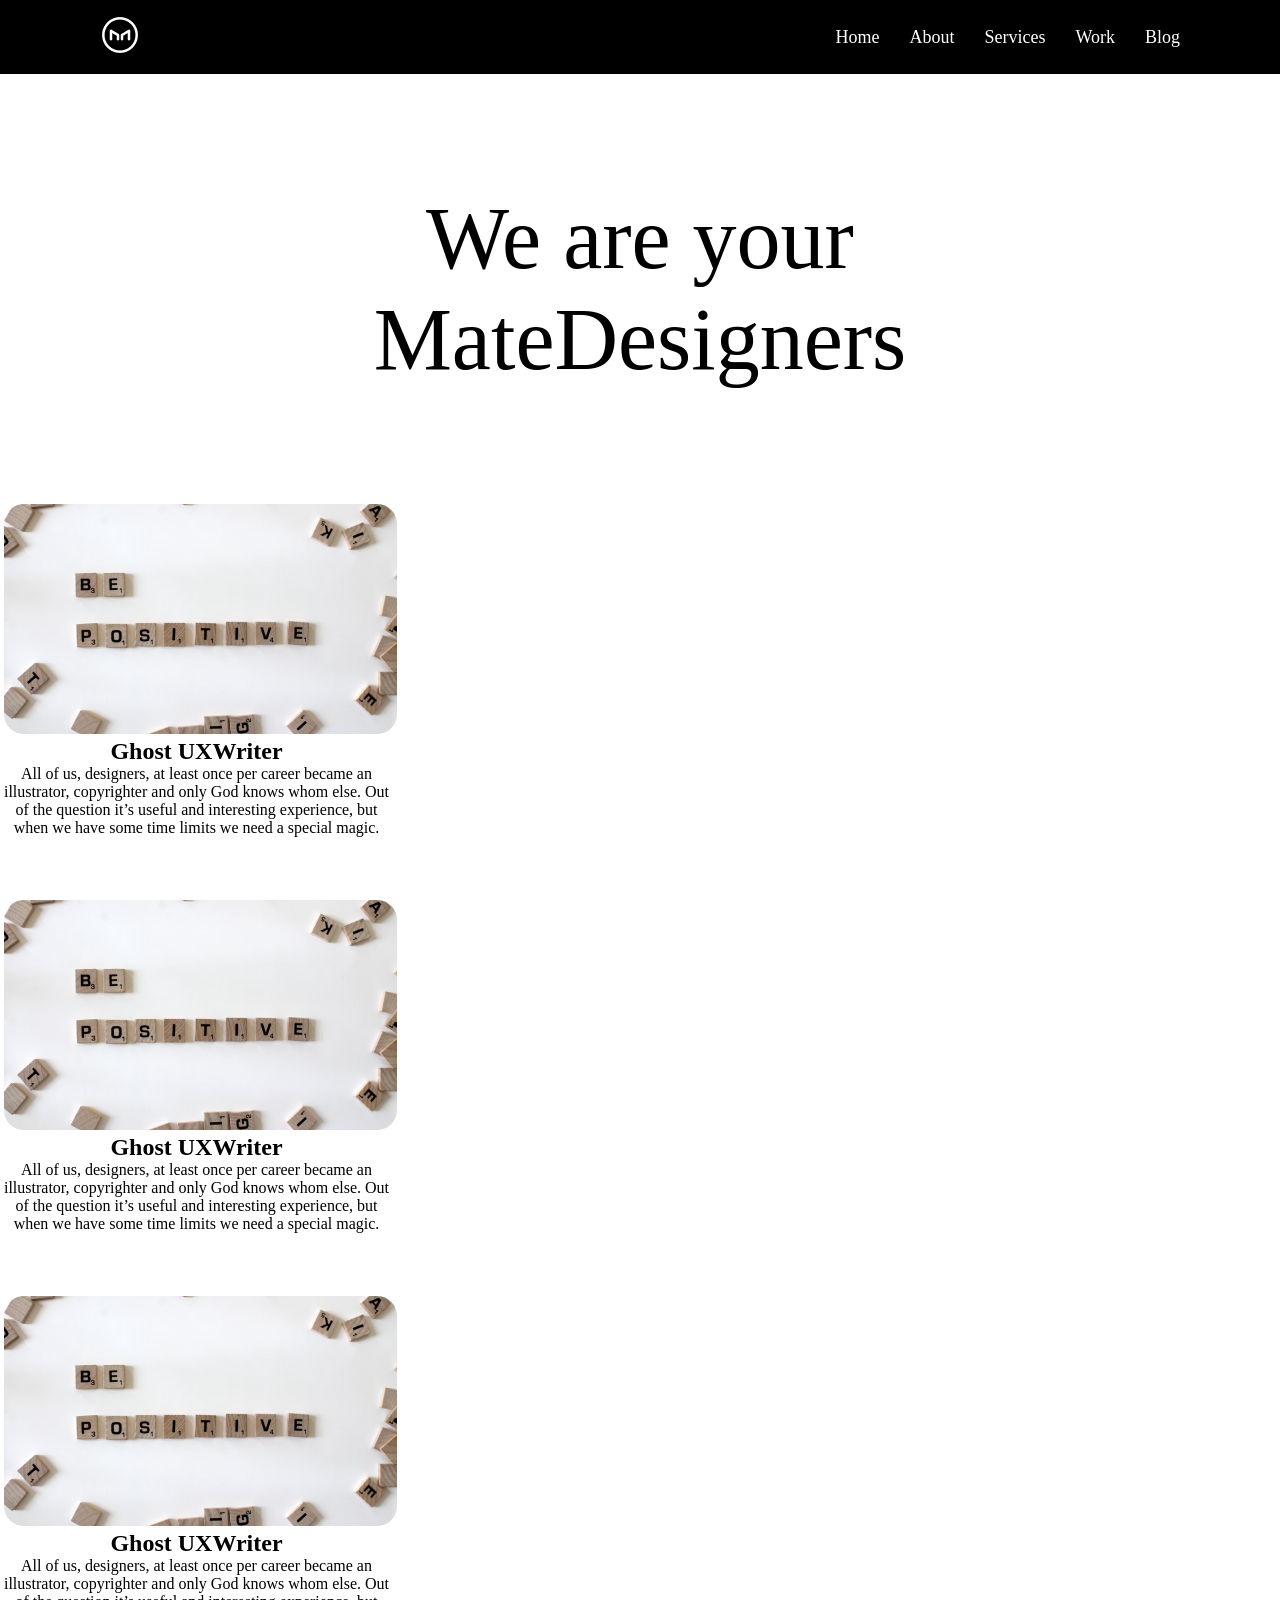
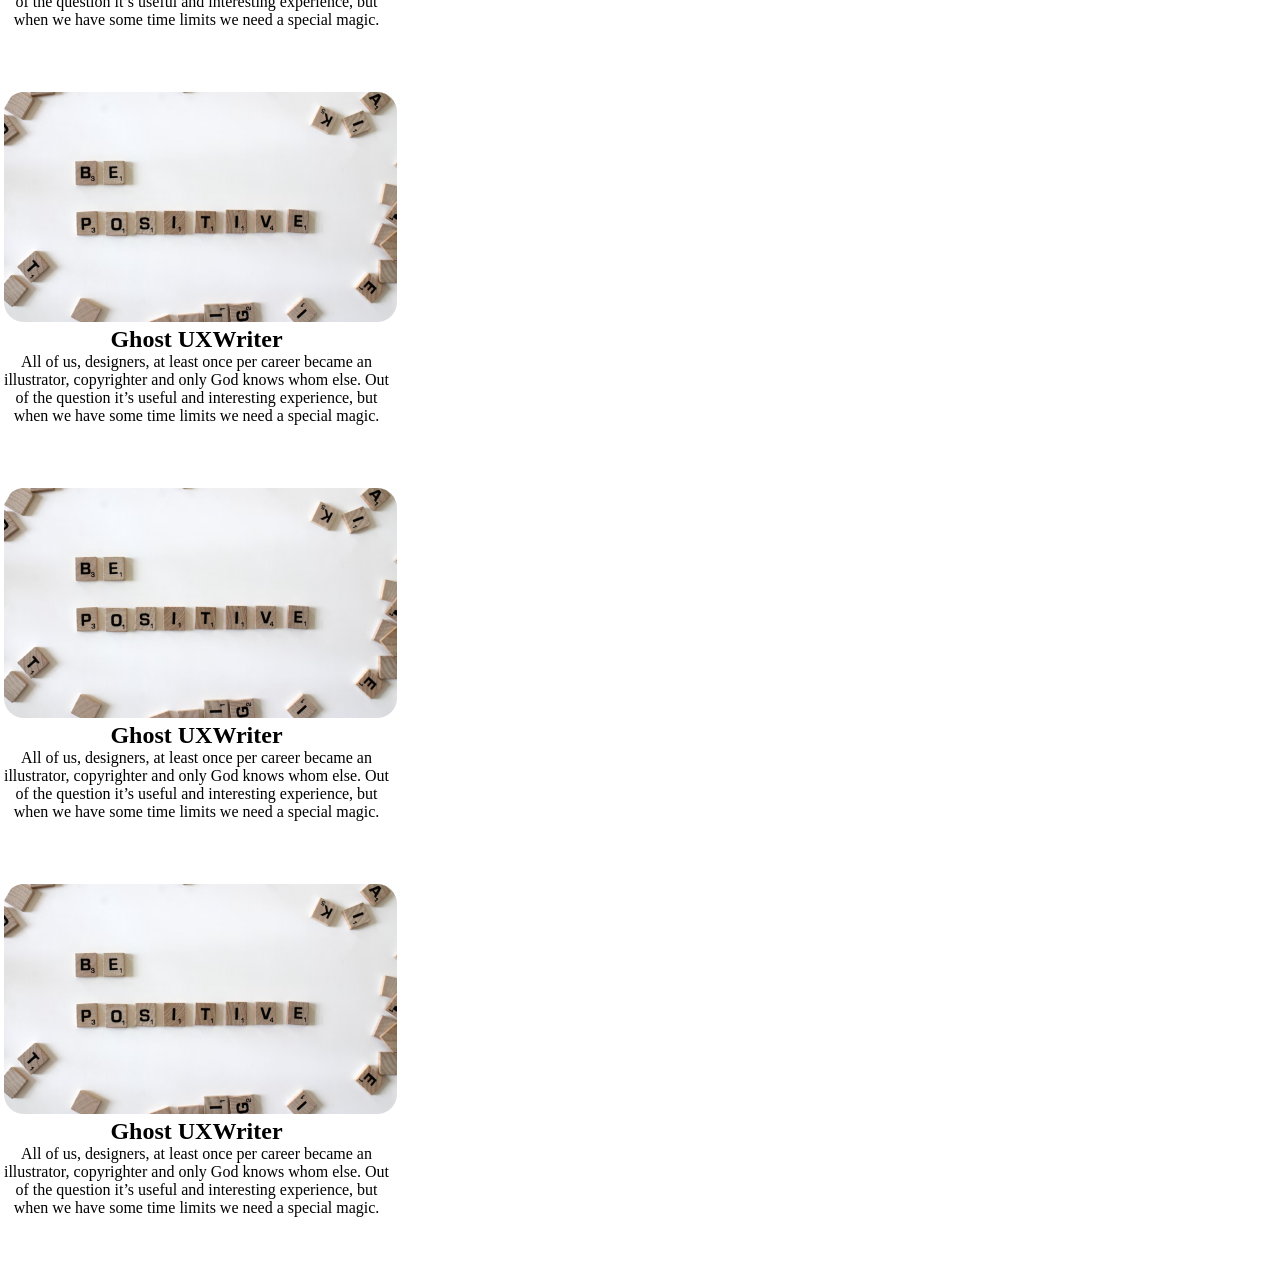
<file: 1-dars uy ishi/index.html>
<!DOCTYPE html>
<html lang="en">
<head>
    <meta charset="UTF-8">
    <meta name="viewport" content="width=device-width, initial-scale=1.0">
    <title>Document</title>
    <link rel="stylesheet" href="./style.css">
</head>
<body>
    <header>
        <div class="logo">
            <img src="./maker-(mkr).png" alt="">
        </div>

        <ul class="nav">
            <li>
                <a href="#">Home</a>
            </li>
            <li>
                <a href="#">About</a>
            </li>
            <li>
                <a href="#">Services</a>
            </li>
            <li>
                <a href="#">Work</a>
            </li>
            <li>
                <a href="#">Blog</a>
            </li>
        </ul>
    </header>

        <h1>We are your <br> MateDesigners</h1>

        <div class="container">
            <div class="boxes">
                <div class="box">
                    <img src="./Rectangle 2.png" alt="">
                </div>
                    <h2>Ghost UXWriter</h2>
                    <p>
                        All of us, designers, at least once per career became an illustrator, copyrighter and only God knows whom else. Out of the question it’s useful and interesting experience, but when we have some time limits we need a special magic.
                    </p>
            </div>
            <div class="boxes">
                <div class="box">
                    <img src="./Rectangle 2.png" alt="">
                </div>
                    <h2>Ghost UXWriter</h2>
                    <p>
                        All of us, designers, at least once per career became an illustrator, copyrighter and only God knows whom else. Out of the question it’s useful and interesting experience, but when we have some time limits we need a special magic.
                    </p>
            </div>
            <div class="boxes">
                <div class="box">
                    <img src="./Rectangle 2.png" alt="">
                </div>
                    <h2>Ghost UXWriter</h2>
                    <p>
                        All of us, designers, at least once per career became an illustrator, copyrighter and only God knows whom else. Out of the question it’s useful and interesting experience, but when we have some time limits we need a special magic.
                    </p>
            </div>
            <div class="boxes">
                <div class="box">
                    <img src="./Rectangle 2.png" alt="">
                </div>
                    <h2>Ghost UXWriter</h2>
                    <p>
                        All of us, designers, at least once per career became an illustrator, copyrighter and only God knows whom else. Out of the question it’s useful and interesting experience, but when we have some time limits we need a special magic.
                    </p>
            </div> 
            <div class="boxes">
                <div class="box">
                    <img src="./Rectangle 2.png" alt="">
                </div>
                    <h2>Ghost UXWriter</h2>
                    <p>
                        All of us, designers, at least once per career became an illustrator, copyrighter and only God knows whom else. Out of the question it’s useful and interesting experience, but when we have some time limits we need a special magic.
                    </p>
            </div>
            <div class="boxes">
                <div class="box">
                    <img src="./Rectangle 2.png" alt="">
                </div>
                    <h2>Ghost UXWriter</h2>
                    <p>
                        All of us, designers, at least once per career became an illustrator, copyrighter and only God knows whom else. Out of the question it’s useful and interesting experience, but when we have some time limits we need a special magic.
                    </p>
            </div>
        </div>
       
    

    
    
    
</body>
</html>
</file>
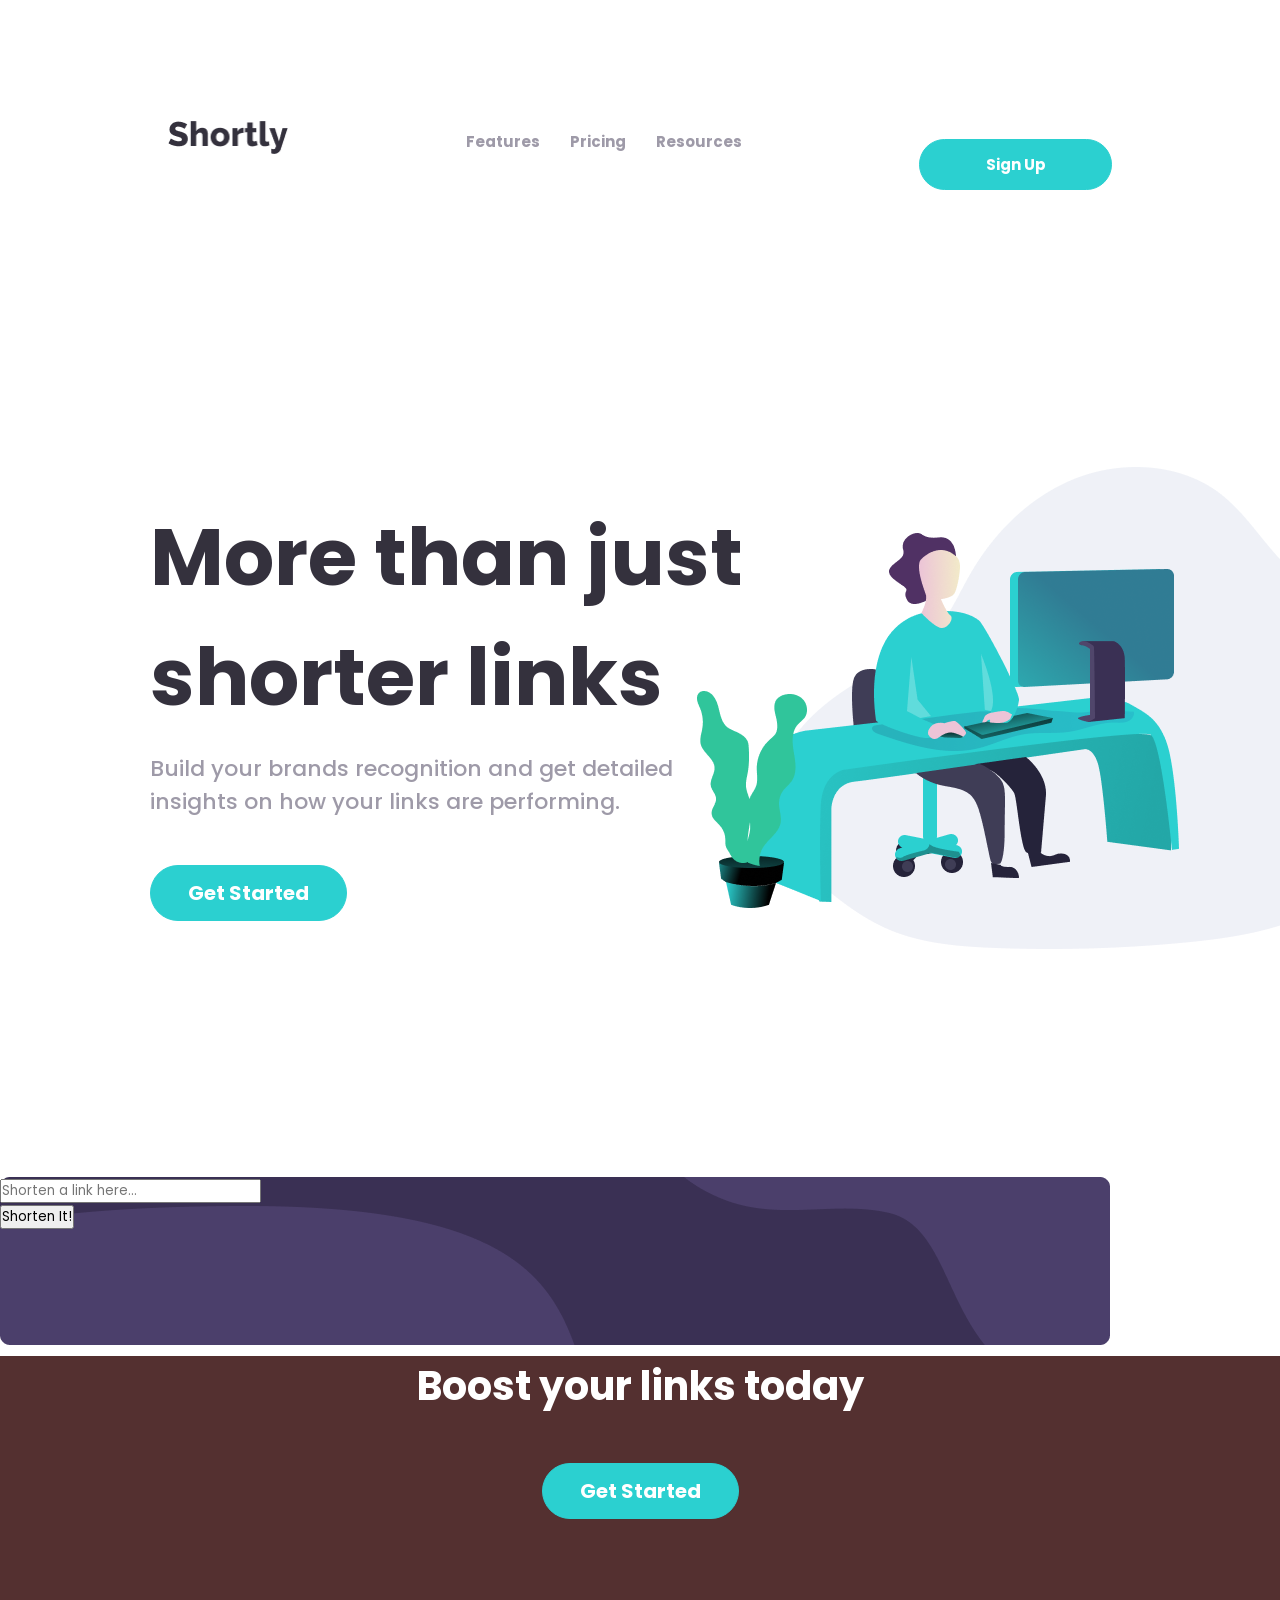
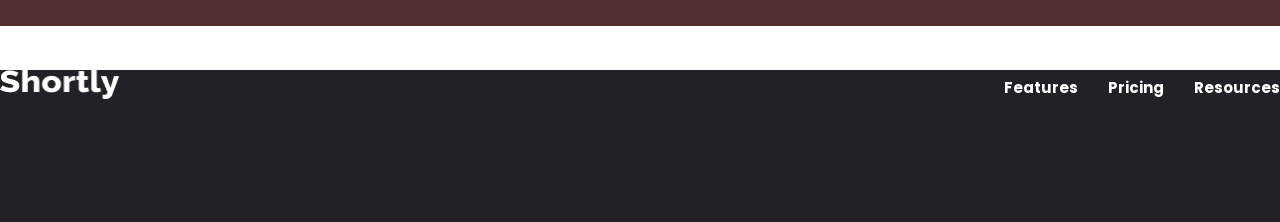
<file: 11-dars/index.html>
<!DOCTYPE html>
<html lang="en">
<head>
    <meta charset="UTF-8">
    <meta name="viewport" content="width=device-width, initial-scale=1.0">
    <title>Document</title>
    <link rel="stylesheet" href="./style.css">
</head>
<body>
    <header>
        <div class="container flex">
            <div class="logo">
                <img src="./logo (1).png" alt="logo" />
              </div>
              <nav>
                <ul class="nav">
                  <li>
                    <a href="#">Features</a>
                  </li>
                  <li>
                    <a href="№">Pricing</a>
                  </li>
                  <li>
                    <a href="#">Resources</a>
                  </li>
                </ul>
              </nav>
              <button>Sign Up</button>
        </div>
    </header>
    <section>
        <div class="main flex">
            <div class="virtual">
              <h2>
                More than just <br> shorter links
              </h2>
              <p>
                Build your brands recognition and get detailed insights on how your links are performing.
              </p>
              <button>Get Started</button>
            </div>
            <div class="virtual_img">
              <img src="./hero-bg.png" alt="" />
            </div>
          </div>
    </section>
    <section>
      <div class="title">
        <form action="#">
            <input type="text" placeholder="Shorten a link here...">
          </form>
          <button>Shorten It!</button>
      </div>
    </section>
    <section>
      <div class="section">
        <h2>Boost your links today</h2>
        <center>
          <button>Get Started</button>
        </center>
      </div>
    </section>
    <footer>
      <div class="container flex">
          <div class="logo">
              <img src="./Shortly.png" alt="logo" />
            </div>
            <nav>
              <ul class="nav">
                <li>
                  <a href="#">Features</a>
                </li>
                <li>
                  <a href="№">Pricing</a>
                </li>
                <li>
                  <a href="#">Resources</a>
                </li>
              </ul>
            </nav>
      </div>
    </footer>
</body>
</html>
</file>
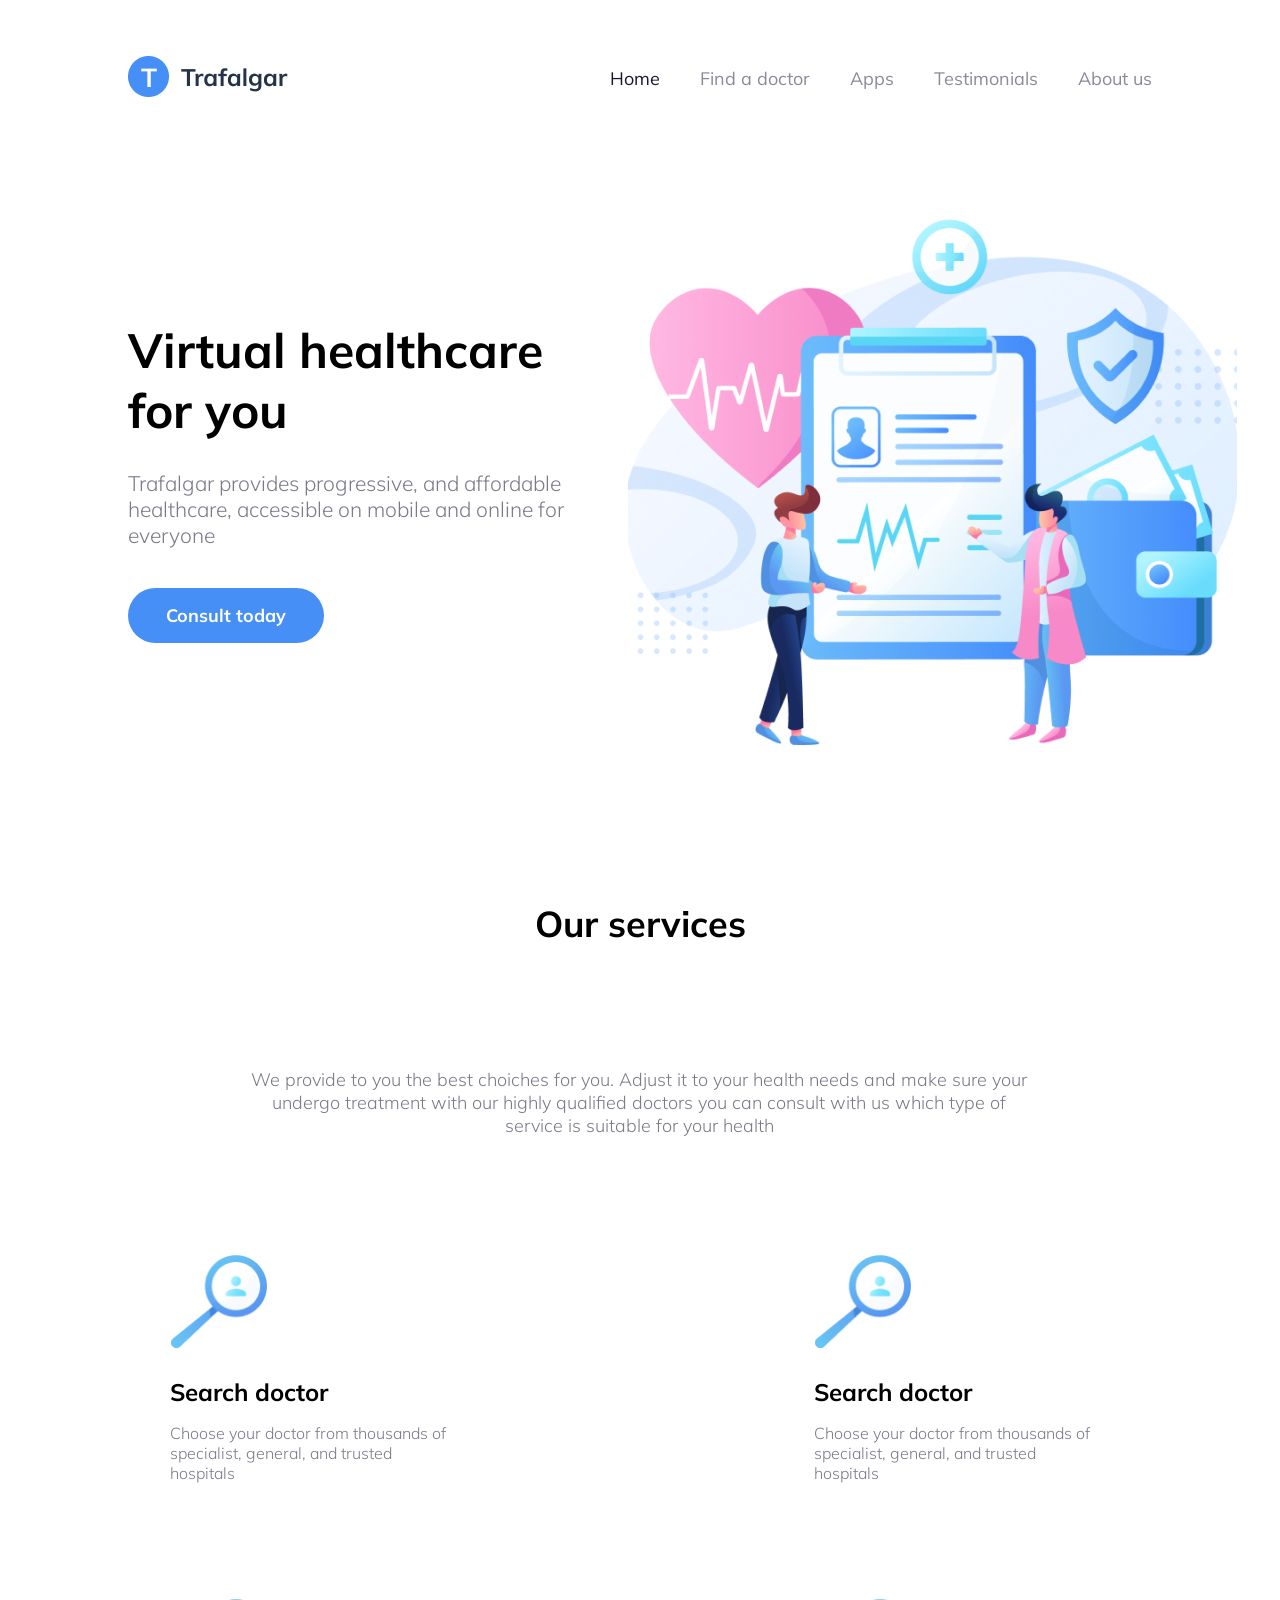
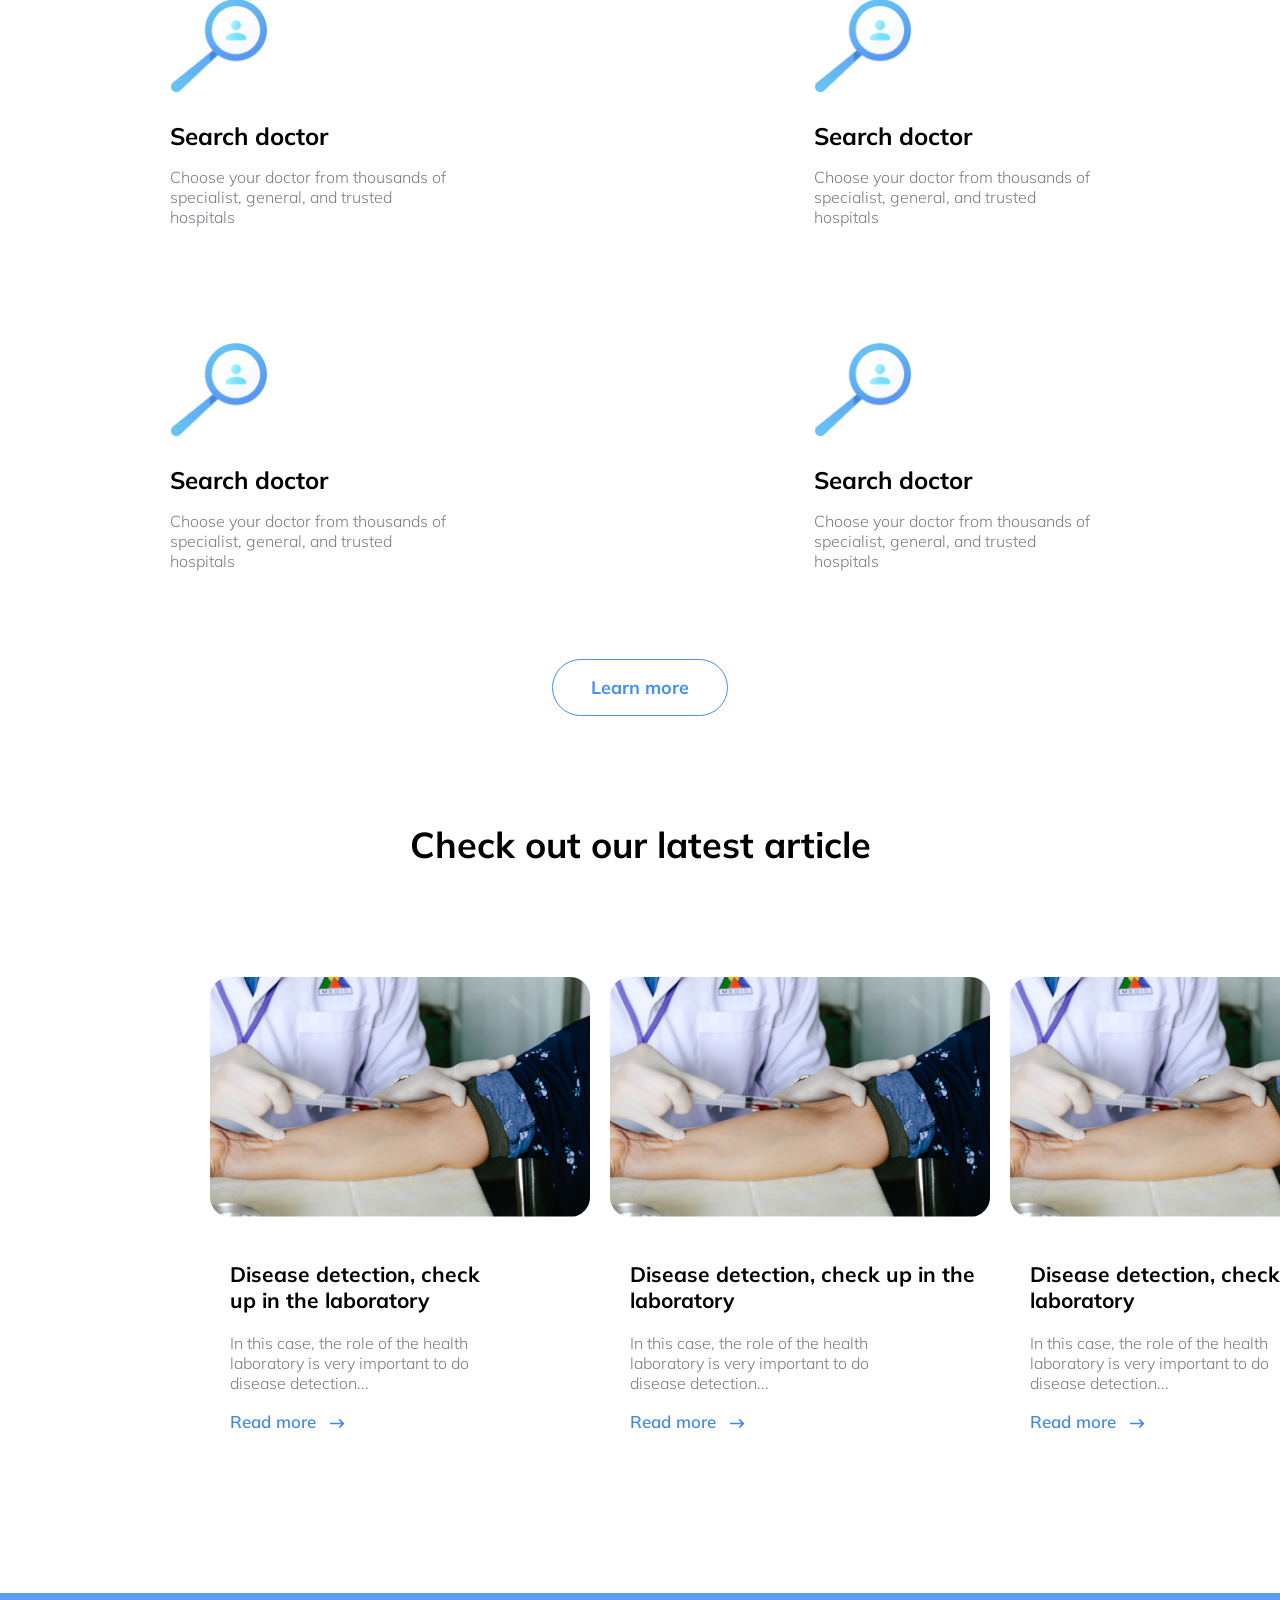
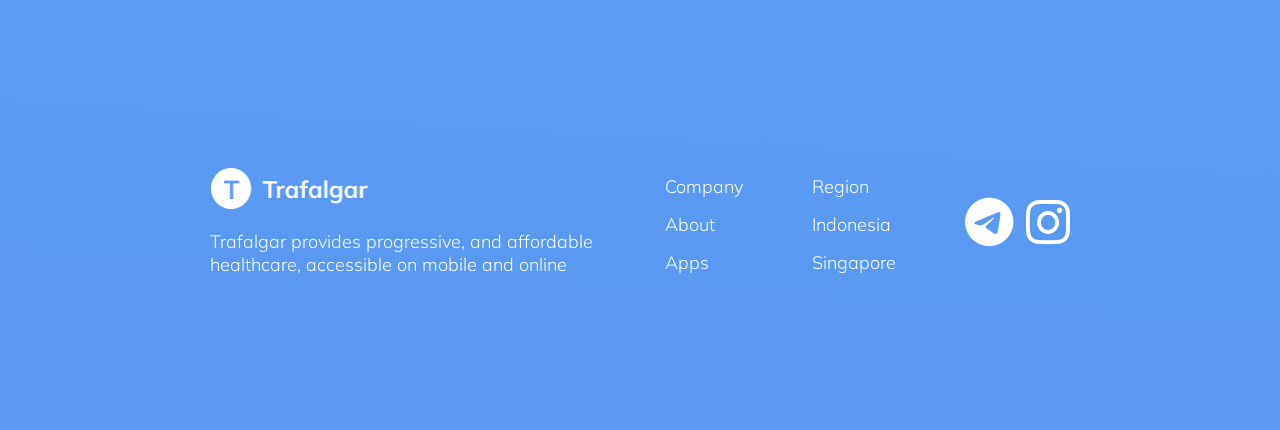
<file: 2-dars-3dars uy ishi/index.html>
<!DOCTYPE html>
<html lang="en">
<head>
    <meta charset="UTF-8">
    <meta name="viewport" content="width=device-width, initial-scale=1.0">
    <title>Document</title>
    <link rel="stylesheet" href="https://cdnjs.cloudflare.com/ajax/libs/font-awesome/6.5.1/css/all.min.css" integrity="sha512-DTOQO9RWCH3ppGqcWaEA1BIZOC6xxalwEsw9c2QQeAIftl+Vegovlnee1c9QX4TctnWMn13TZye+giMm8e2LwA==" crossorigin="anonymous" referrerpolicy="no-referrer"/>
    <link rel="stylesheet" href="./style.css">
</head>
<body>
    <header>
            <div class="container flex">
                <div class="logo">
                    <img src="./logo.png" alt="logo">
                </div>
                <nav>
                    <ul class="nav">
                        <li>
                            <a href="#" class="active">Home</a>
                        </li>
                        <li>
                            <a href="#">Find a doctor</a>
                        </li>
                        <li>
                            <a href="#">Apps</a>
                        </li>
                        <li>
                            <a href="#">Testimonials</a>
                        </li>
                        <li>
                            <a href="#">About us</a>
                        </li>
                    </ul>
                </nav>
            </div>
    </header>
    <section class="main">
        <div class="container flex">
            <div class="virtual">
                <h2>Virtual healthcare  for you</h2>
                <p>
                    Trafalgar provides progressive, and affordable healthcare, accessible on mobile and online for everyone
                </p>
                <a href="#">Consult today</a>
            </div>
            <div class="virtual_img">
                <img src="./illustration.png" alt="">
            </div>
        </div>
    </section>
    <section class="service">
        <div class="container">
            <h2 class="title">Our services</h2>
            <p class="subtitle">
                We provide to you the best choiches for you. Adjust it to your health needs and make sure your undergo treatment with our highly qualified doctors you can consult with us which type of service is suitable for your health
            </p>
            <div class="cards">
                <div class="card">
                <div class="card_img">
                    <img src="./Frame.png" alt="">
                </div>
                <h2>Search doctor</h2>
                <p>
                    Choose your doctor from thousands of specialist, general, and trusted hospitals
                </p>
                </div>
                <div class="card">
                    <div class="card_img">
                        <img src="./Frame.png" alt="">
                    </div>
                    <h2>Search doctor</h2>
                    <p>
                        Choose your doctor from thousands of specialist, general, and trusted hospitals
                    </p>
                </div>
                <div class="card">
                        <div class="card_img">
                            <img src="./Frame.png" alt="">
                        </div>
                        <h2>Search doctor</h2>
                        <p>
                            Choose your doctor from thousands of specialist, general, and trusted hospitals
                        </p>
                </div>
                <div class="card">
                            <div class="card_img">
                                <img src="./Frame.png" alt="">
                            </div>
                            <h2>Search doctor</h2>
                            <p>
                                Choose your doctor from thousands of specialist, general, and trusted hospitals
                            </p>
                </div>
                <div class="card">
                                <div class="card_img">
                                    <img src="./Frame.png" alt="">
                                </div>
                                <h2>Search doctor</h2>
                                <p>
                                    Choose your doctor from thousands of specialist, general, and trusted hospitals
                                </p>
                </div>
                <div class="card">
                                    <div class="card_img">
                                        <img src="./Frame.png" alt="">
                                    </div>
                                    <h2>Search doctor</h2>
                                    <p>
                                        Choose your doctor from thousands of specialist, general, and trusted hospitals
                                    </p>
                </div>
            </div>
            <div class="mainbtn">
                <a href="#" class="btn">Learn more</a>
            </div>
        </div>
    </section>
    <section>
        <h2 class="box_h2">Check out our latest article</h2>
        <div class="boxes">
            <div class="box">
                <div class="box_img">
                    <img src="./image 3.png" alt="">
                </div>
                <h2>Disease detection, check <br>
                    up in the laboratory</h2>
                    <p>
                        In this case, the role of the health <br> laboratory is very important to do <br> disease detection...
                    </p>
                    <a href="#">Read more</a>
                    <img src="./Group 16.png" alt="">
            </div>
            <div class="box">
                <div class="box_img">
                    <img src="./image 3.png" alt="">
                </div>
                <h2>Disease detection, check 
                    up in the laboratory</h2>
                    <p>
                        In this case, the role of the health <br> laboratory is very important to do <br> disease detection...
                    </p>
                    <a href="#">Read more</a>
                    <img src="./Group 16.png" alt="">
            </div>
            <div class="box">
                <div class="box_img">
                    <img src="./image 3.png" alt="">
                </div>
                <h2>Disease detection, check 
                    up in the laboratory</h2>
                    <p>
                        In this case, the role of the health <br> laboratory is very important to do <br> disease detection...
                    </p>
                    <a href="#">Read more</a>
                    <img src="./Group 16.png" alt="">
            </div>
        </div>
    </section>
    <footer>
        <div class="mainfooter flex">
            <div class="footer">
                <div class="footer_logo">
                    <img src="./Group 27.png" alt="">
                </div>
                <p>
                    Trafalgar provides progressive, and affordable healthcare, accessible on mobile and online 
                </p>
            </div>
            <ul>
                <li>
                    <a href="#">Company</a>
                </li>
                <li>
                    <a href="#">About</a>
                </li>
                <li>
                    <a href="#">Apps</a>
                </li>
            </ul>
            <ul>
                <li>
                    <a href="#">Region</a>
                </li>
                <li>
                    <a href="#">Indonesia</a>
                </li>
                <li>
                    <a href="#">Singapore</a>
                </li>
            </ul>
            <div class="send">
                <a href="#">
                    <i class="fa-brands fa-telegram"></i>
                </a>
                <a href="#">
                    <i class="fa-brands fa-instagram"></i>
                </a>
           </div>
        </div>
    </footer>
    
</body>
</html>
</file>
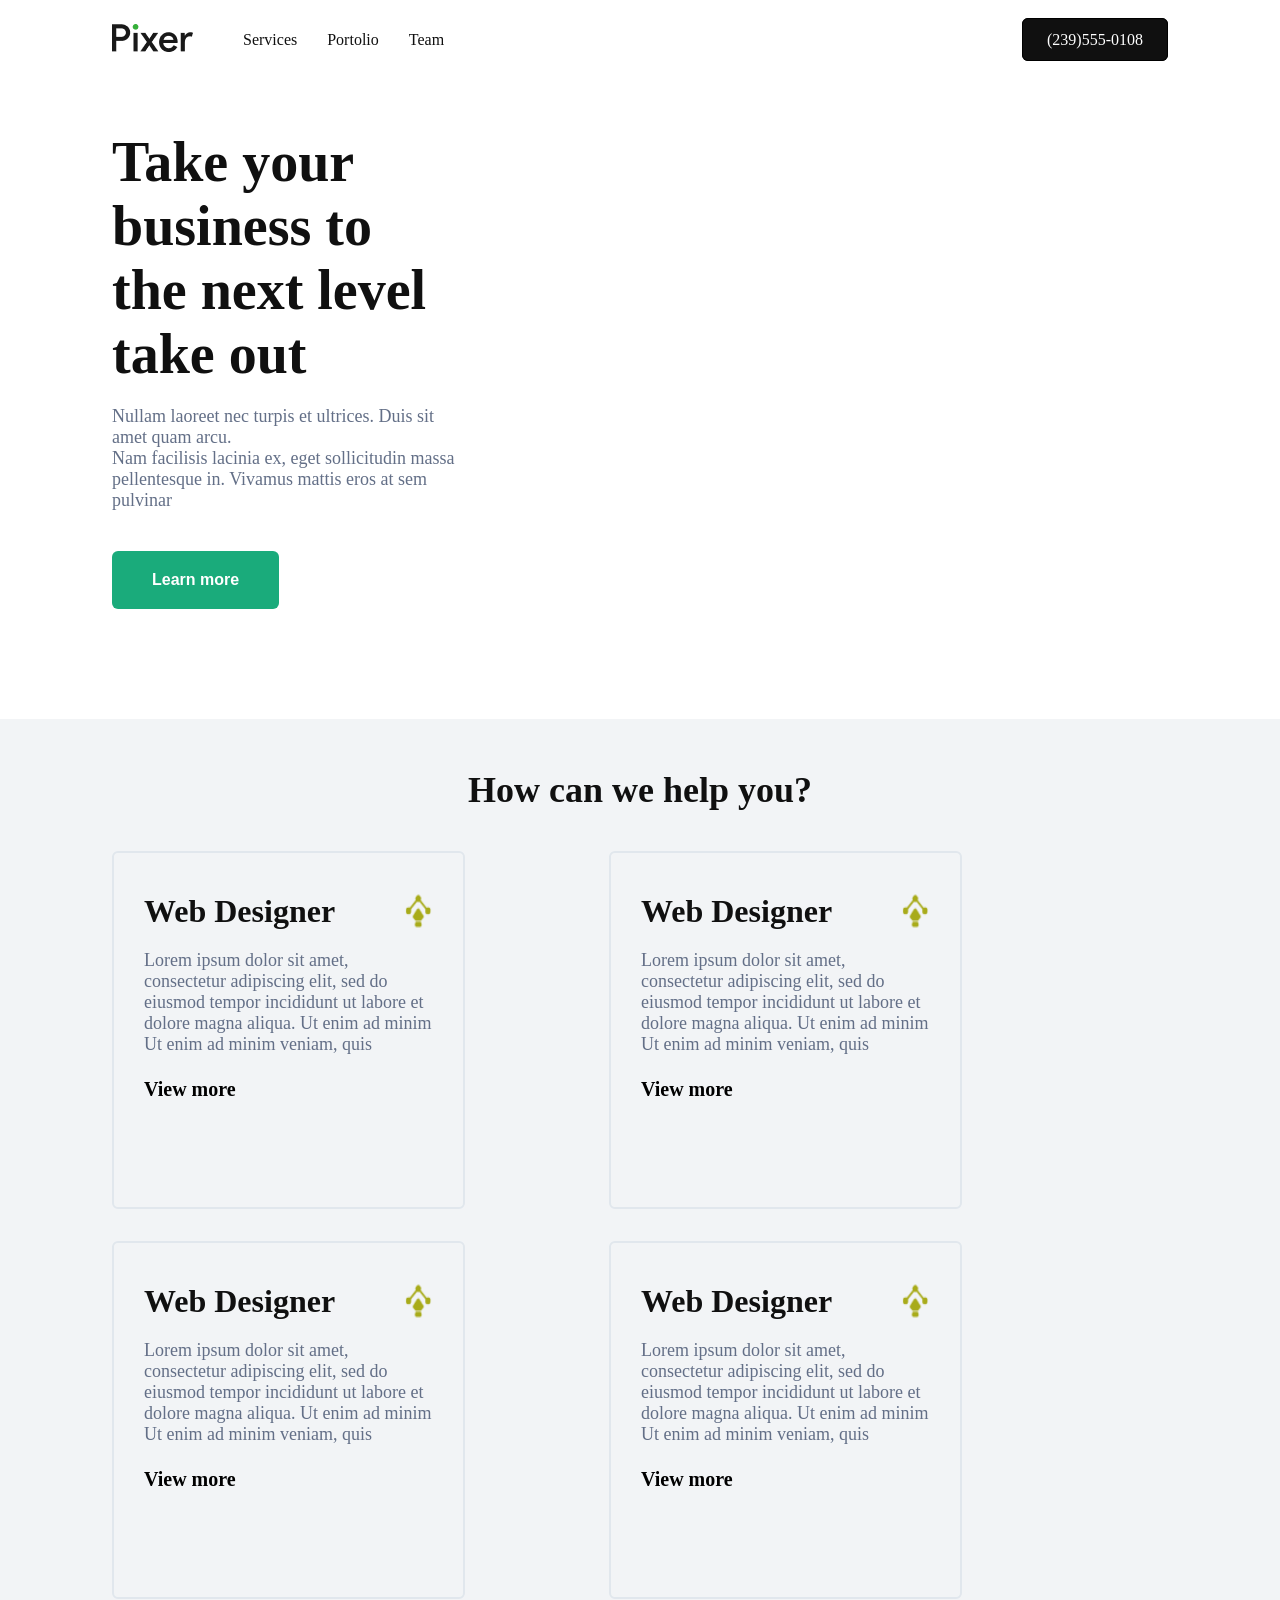
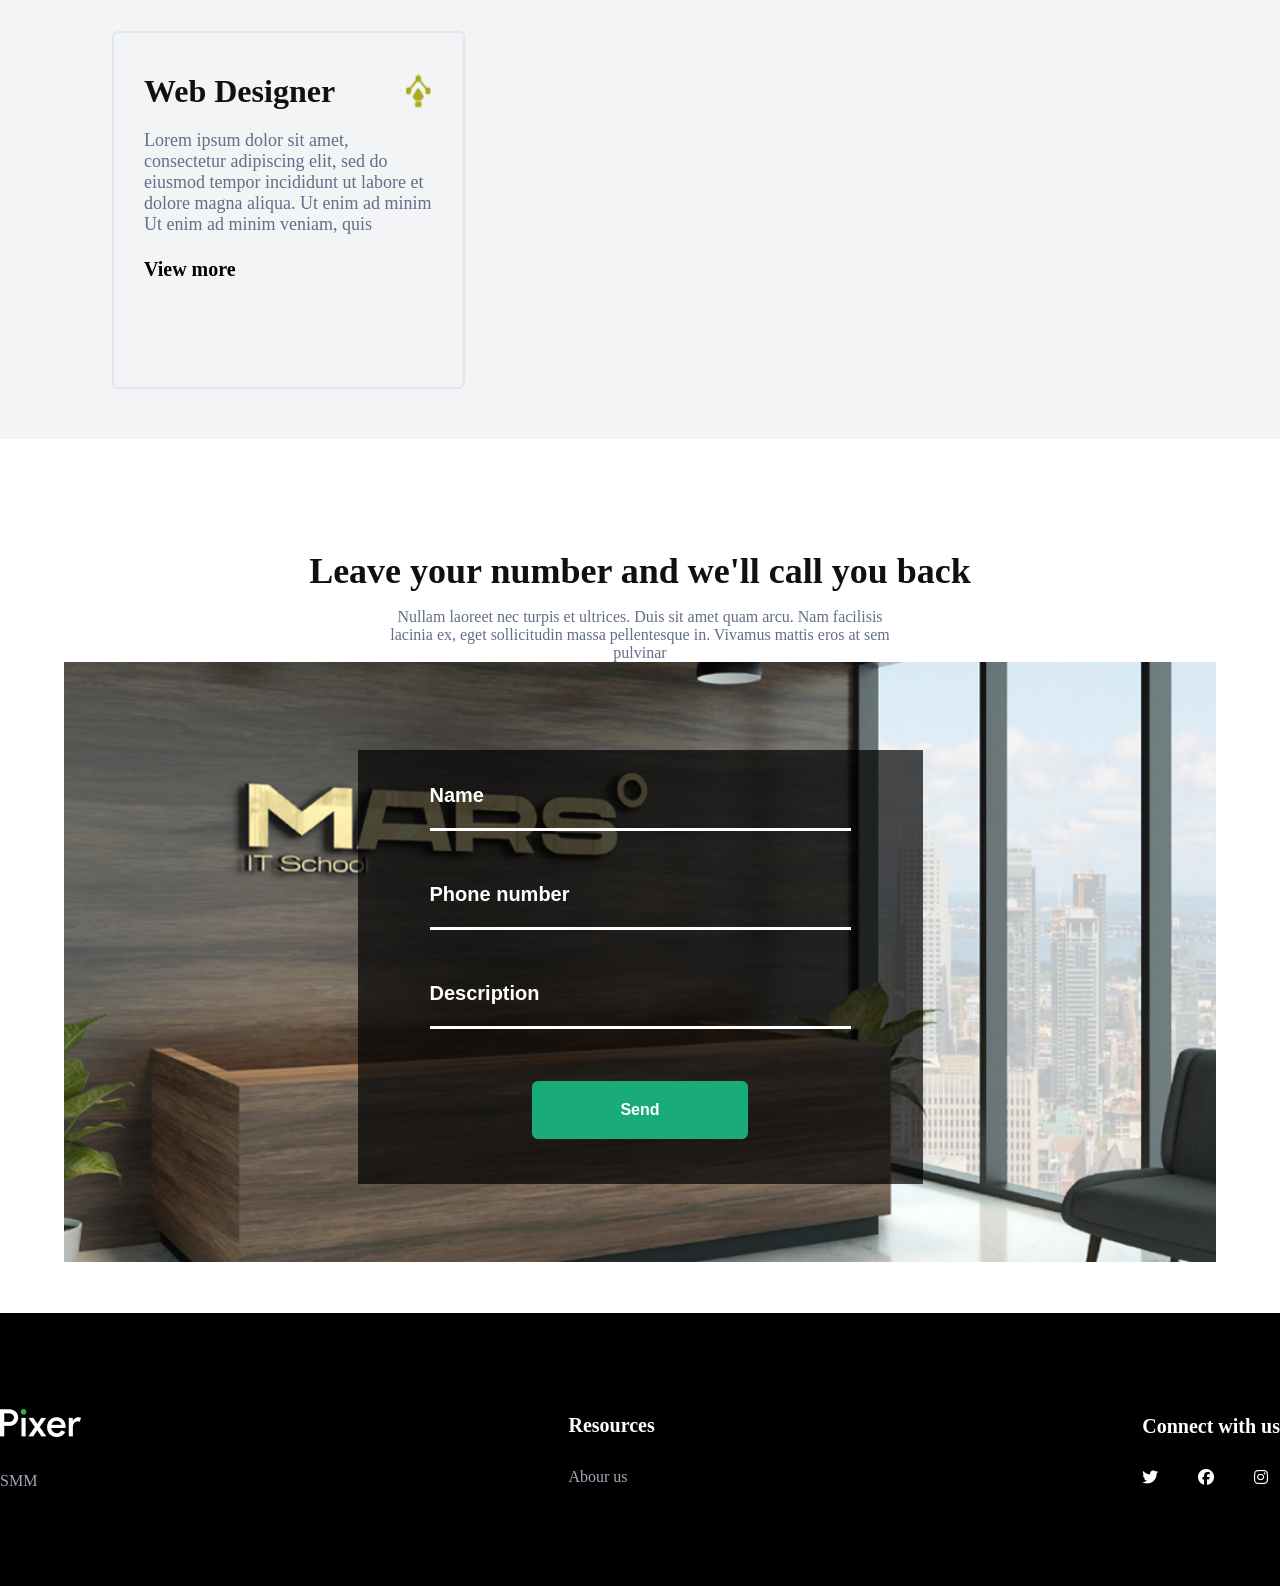
<file: 4-dars 5-dars uy ishi/index.html>
<!DOCTYPE html>
<html lang="en">
<head>
    <meta charset="UTF-8">
    <meta name="viewport" content="width=device-width, initial-scale=1.0">
    <title>Document</title>
    <link rel="stylesheet" href="https://cdnjs.cloudflare.com/ajax/libs/font-awesome/6.5.1/css/all.min.css" integrity="sha512-DTOQO9RWCH3ppGqcWaEA1BIZOC6xxalwEsw9c2QQeAIftl+Vegovlnee1c9QX4TctnWMn13TZye+giMm8e2LwA==" crossorigin="anonymous" referrerpolicy="no-referrer" />
    <link rel="stylesheet" href="./style.css">
</head>
<body>
    <header>
        <div class="container flex">
            <div class="logo flex-center">
                <div class="logo_img">
                    <img src="./logo.png" alt="">
                </div>
                <ul class="nav">
                    <li>
                        <a href="#">Services</a>
                    </li>
                    <li>
                        <a href="#">Portolio</a>
                    </li>
                    <li>
                        <a href="#">Team</a>
                    </li>
                </ul>
            </div>
             <div class="btn">
                <a href="#">(239)555-0108</a>
             </div>
        </div>
    </header>
    <section>
        <div class="service flex">
            <div class="list">
               <h2>Take your <br> business to the next level take out</h2>
                <p>
                    Nullam laoreet nec turpis et ultrices. Duis sit amet quam arcu. <br> Nam facilisis lacinia ex, eget sollicitudin massa pellentesque in. Vivamus mattis eros at sem pulvinar
                </p>
                <button>Learn more</button>
            </div>
            <div class="list_vidio">
                <iframe width="560" height="315" src="https://www.youtube.com/embed/DXEYbRb5duk?si=K0ziaoqFXXenQ9J2" title="YouTube video player" frameborder="0" allow="accelerometer; autoplay; clipboard-write; encrypted-media; gyroscope; picture-in-picture; web-share" allowfullscreen></iframe>
            </div>
        </div>
    </section>
    <section class="boxes">
        <div class="find">
            <h2 class="h2">How can we help you?</h2>
            <div class="cards">
                <div class="card">
                    <div class="minicard">
                        <h3>Web Designer</h3>
                        <img src="./icon1.png" alt="">
                    </div>
                    <p>
                        Lorem ipsum dolor sit amet, consectetur adipiscing elit, sed do eiusmod tempor incididunt ut labore et dolore magna aliqua. Ut enim ad minim Ut enim ad minim veniam, quis 
                    </p>
                    <a href="#">View more</a>
                </div>
                <div class="card">
                    <div class="minicard">
                        <h3>Web Designer</h3>
                        <img src="./icon1.png" alt="">
                    </div>
                    <p>
                        Lorem ipsum dolor sit amet, consectetur adipiscing elit, sed do eiusmod tempor incididunt ut labore et dolore magna aliqua. Ut enim ad minim Ut enim ad minim veniam, quis 
                    </p>
                    <a href="#">View more</a>
                </div>
                <div class="card">
                    <div class="minicard">
                        <h3>Web Designer</h3>
                        <img src="./icon1.png" alt="">
                    </div>
                    <p>
                        Lorem ipsum dolor sit amet, consectetur adipiscing elit, sed do eiusmod tempor incididunt ut labore et dolore magna aliqua. Ut enim ad minim Ut enim ad minim veniam, quis 
                    </p>
                    <a href="#">View more</a>
                </div>
                <div class="card">
                    <div class="minicard">
                        <h3>Web Designer</h3>
                        <img src="./icon1.png" alt="">
                    </div>
                    <p>
                        Lorem ipsum dolor sit amet, consectetur adipiscing elit, sed do eiusmod tempor incididunt ut labore et dolore magna aliqua. Ut enim ad minim Ut enim ad minim veniam, quis 
                    </p>
                    <a href="#">View more</a>
                </div>
                <div class="card">
                    <div class="minicard">
                        <h3>Web Designer</h3>
                        <img src="./icon1.png" alt="">
                    </div>
                    <p>
                        Lorem ipsum dolor sit amet, consectetur adipiscing elit, sed do eiusmod tempor incididunt ut labore et dolore magna aliqua. Ut enim ad minim Ut enim ad minim veniam, quis 
                    </p>
                    <a href="#">View more</a>
                </div>
            </div>
        </div>
    </section>
    </sectoin>
    <section class="section">
        <div class="title">
            <h2>Leave your number and we'll call you back</h2>
            <p>
                Nullam laoreet nec turpis et ultrices. Duis sit amet quam arcu. Nam facilisis <br> lacinia ex, eget sollicitudin massa pellentesque in. Vivamus mattis eros at sem <br> pulvinar
            </p>
        </div>
        <div class="reg">
            <form action="#" class="data">
                <input type="text" placeholder="Name">
                <input type="tel" placeholder="Phone number">
                <input type="text" placeholder="Description">
                <button>Send</button>
            </form>
        </div>
    </section>
    <footer>
        <div class="footer flex">
            <div class="footer_logo">
                <div class="footer_img">
                    <img src="./Vector (1).png" alt="">
                </div>
                <a href="#">SMM</a>
            </div>
            <div class="footer_center">
                <h3>Resources</h3>
                <a href="#">Abour us</a>
            </div>
            <div class="footer_end">
                <h3>Connect with us</h3>
                <div class="footer_icons">
                    <i class="fa-brands fa-twitter"></i>
                    <i class="fa-brands fa-facebook"></i>
                    <i class="fa-brands fa-instagram"></i>
                </div>
            </div>
        </div>
    </footer>
</body>
</html>
</file>
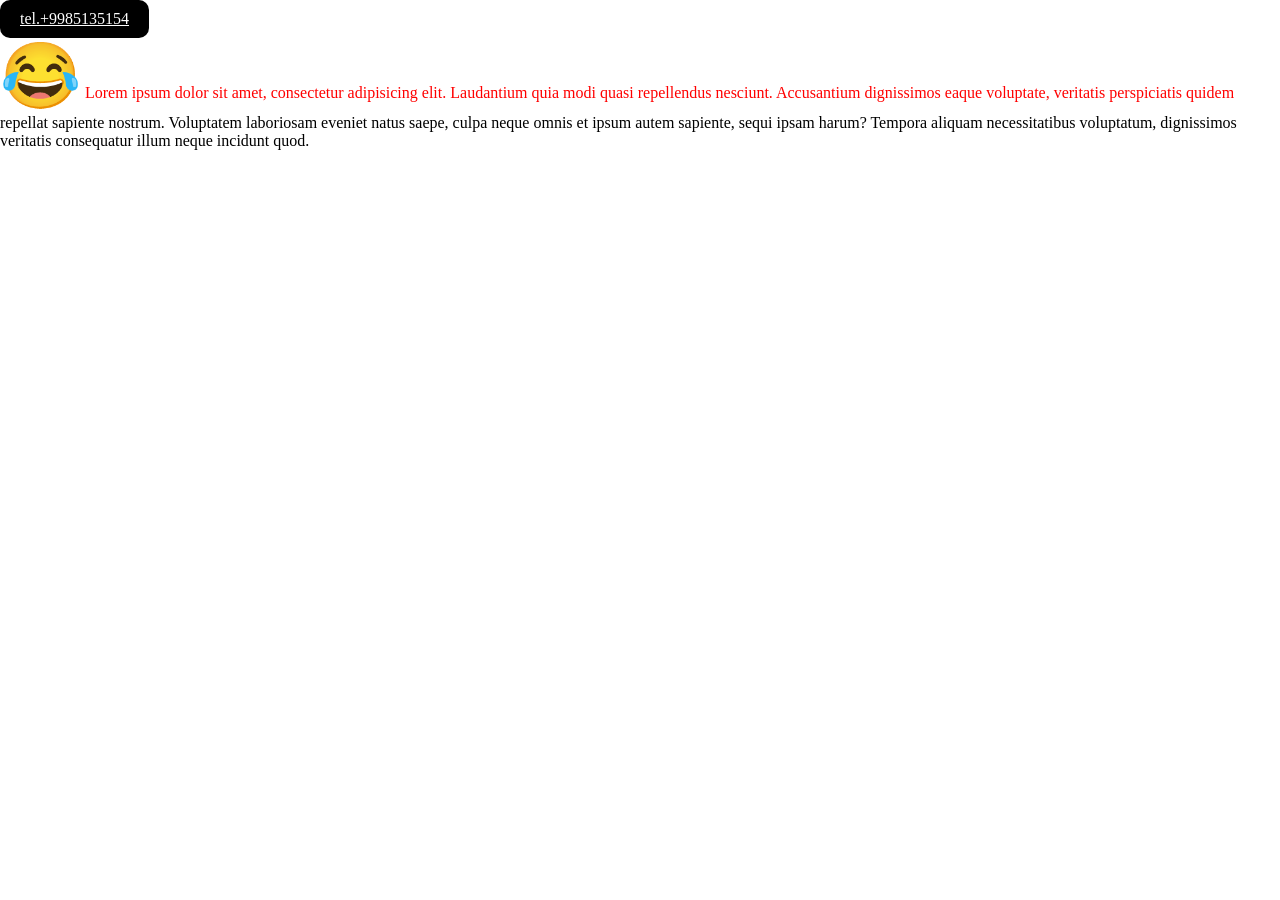
<file: 4-dars/index.html>
<!DOCTYPE html>
<html lang="en">
<head>
    <meta charset="UTF-8">
    <meta name="viewport" content="width=device-width, initial-scale=1.0">
    <title>Document</title>
    <link rel="stylesheet" href="./style.css">
</head>
<body>
    <header>
        <a class="link" href="tel.+9989995135154">tel.+9985135154</a>
        <br>
        <p class="text">
            Lorem ipsum dolor sit amet, consectetur adipisicing elit. Laudantium quia modi quasi repellendus nesciunt. Accusantium dignissimos eaque voluptate, veritatis perspiciatis quidem repellat sapiente nostrum. Voluptatem laboriosam eveniet natus saepe, culpa neque omnis et ipsum autem sapiente, sequi ipsam harum? Tempora aliquam necessitatibus voluptatum, dignissimos veritatis consequatur illum neque incidunt quod.
        </p>     
    </header>
</body>
</html>
</file>
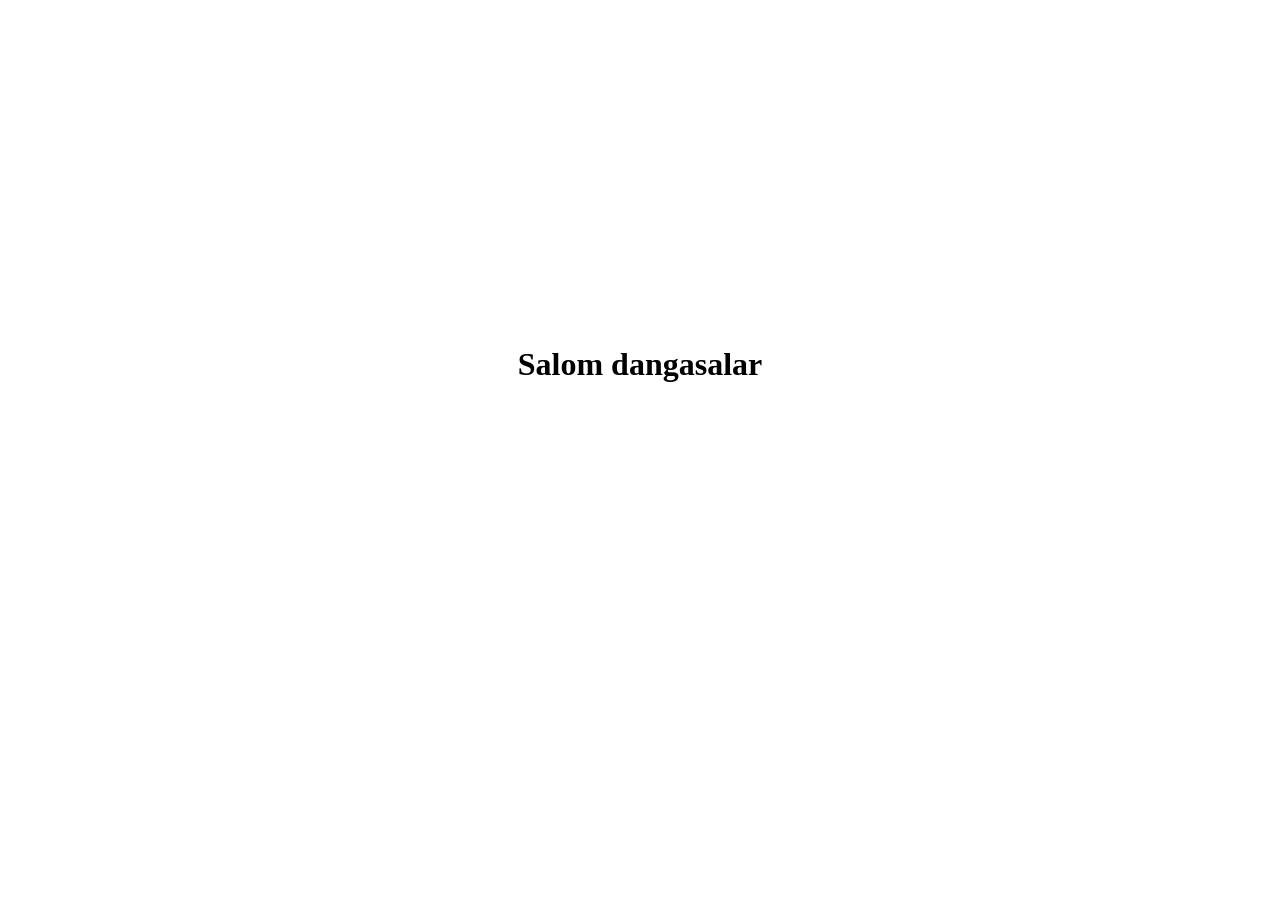
<file: 5-dars/index.html>
<!DOCTYPE html>
<html lang="en">
<head>
    <meta charset="UTF-8">
    <meta name="viewport" content="width=device-width, initial-scale=1.0">
    <title>Document</title>
    <link rel="stylesheet" href="./style.css">
</head>
<body>
    <div class="container">
        <h1>Salom dangasalar</h1>
    </div>
</body>
</html>
</file>
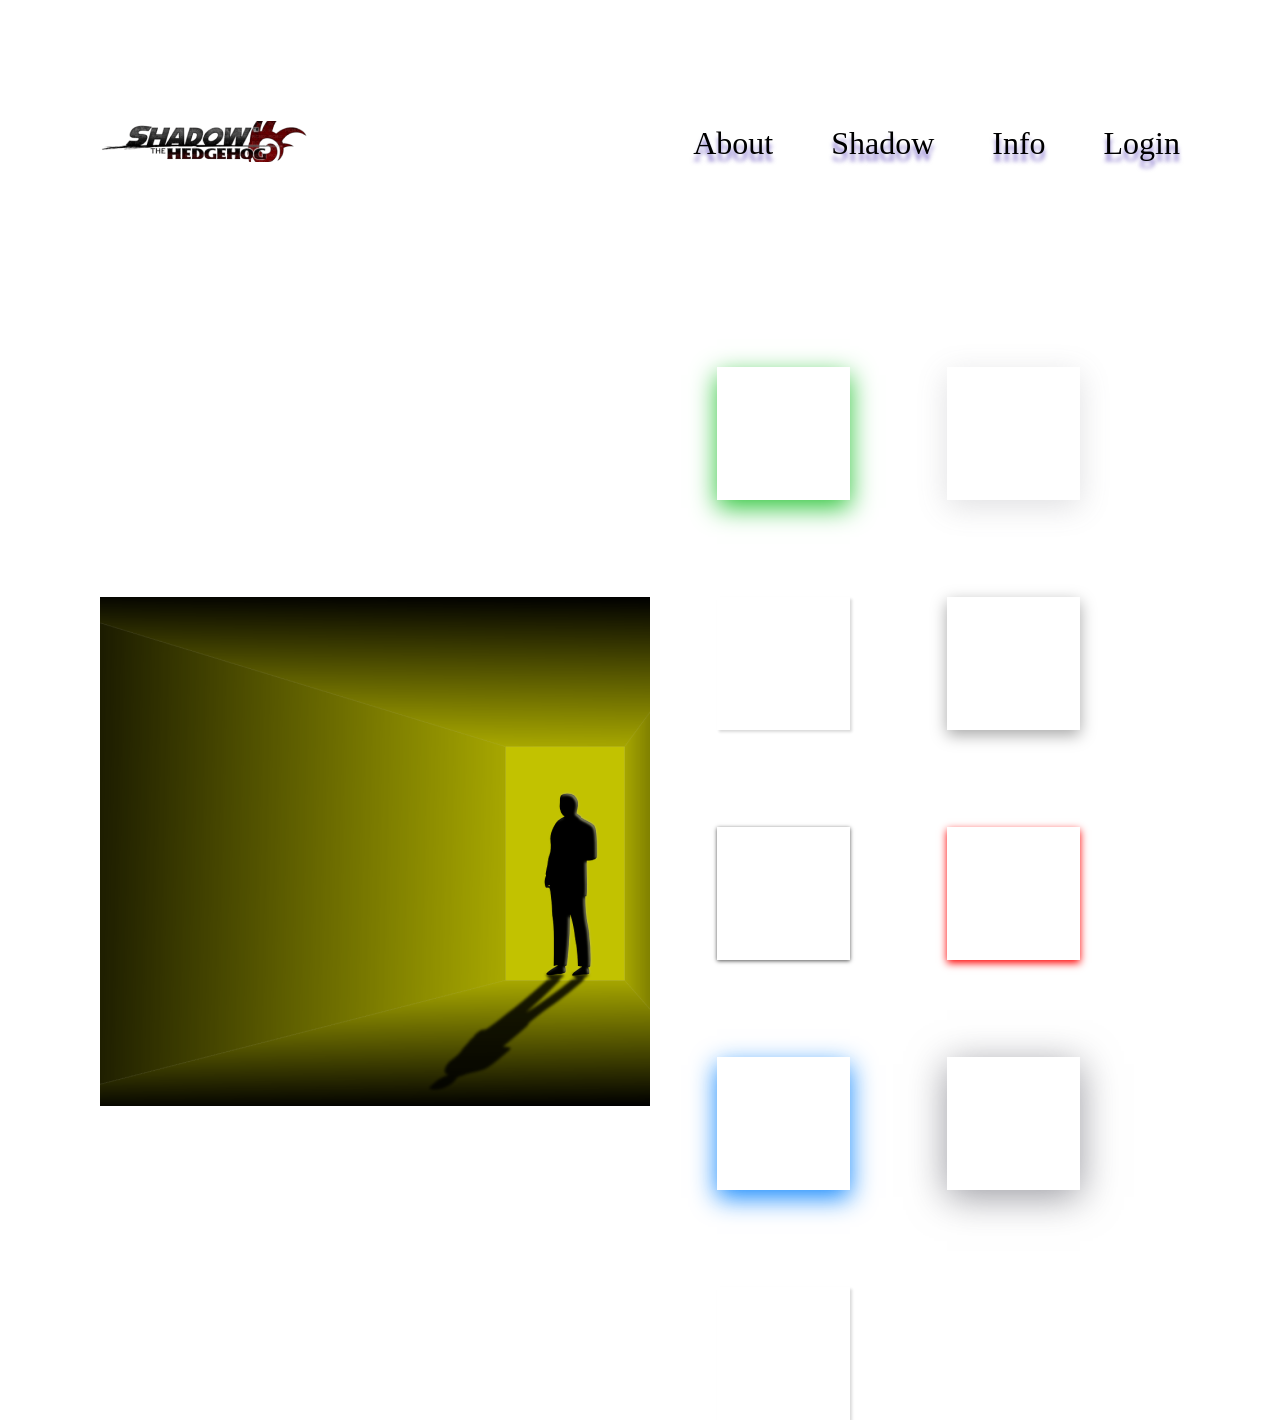
<file: 6-dars uy ishi/index.html>
<!DOCTYPE html>
<html lang="en">
<head>
    <meta charset="UTF-8">
    <meta name="viewport" content="width=device-width, initial-scale=1.0">
    <title>Document</title>
    <link rel="stylesheet" href="./style.css">
</head>
<body>
    <header>
        <div class="logo">
            <img src="./image 1 (1).png" alt="">
        </div>
        <ul class="nav">
            <li>
            <a href="#">About</a>
            </li>
            <li>
                <a href="#">Shadow</a>
            </li>
            <li>
                <a href="#">Info</a>
            </li>
            <li>
                <a href="#">Login</a>
            </li>
        </ul>
    </header>
    <section>
        <div class="container">
            <div class="boxes_img">
                <img src="./image 2.png" alt="">
            </div>
            <div class="boxes">
                <div class="box-1"></div>
                <div class="box-2"></div>
                <div class="box-3"></div>
                <div class="box-4"></div>
                <div class="box-5"></div>
                <div class="box-6"></div>
                <div class="box-7"></div>
                <div class="box-8"></div>
                <div class="box-9"></div>
            </div>
        </div>
    </section>
</body>
</html>
</file>
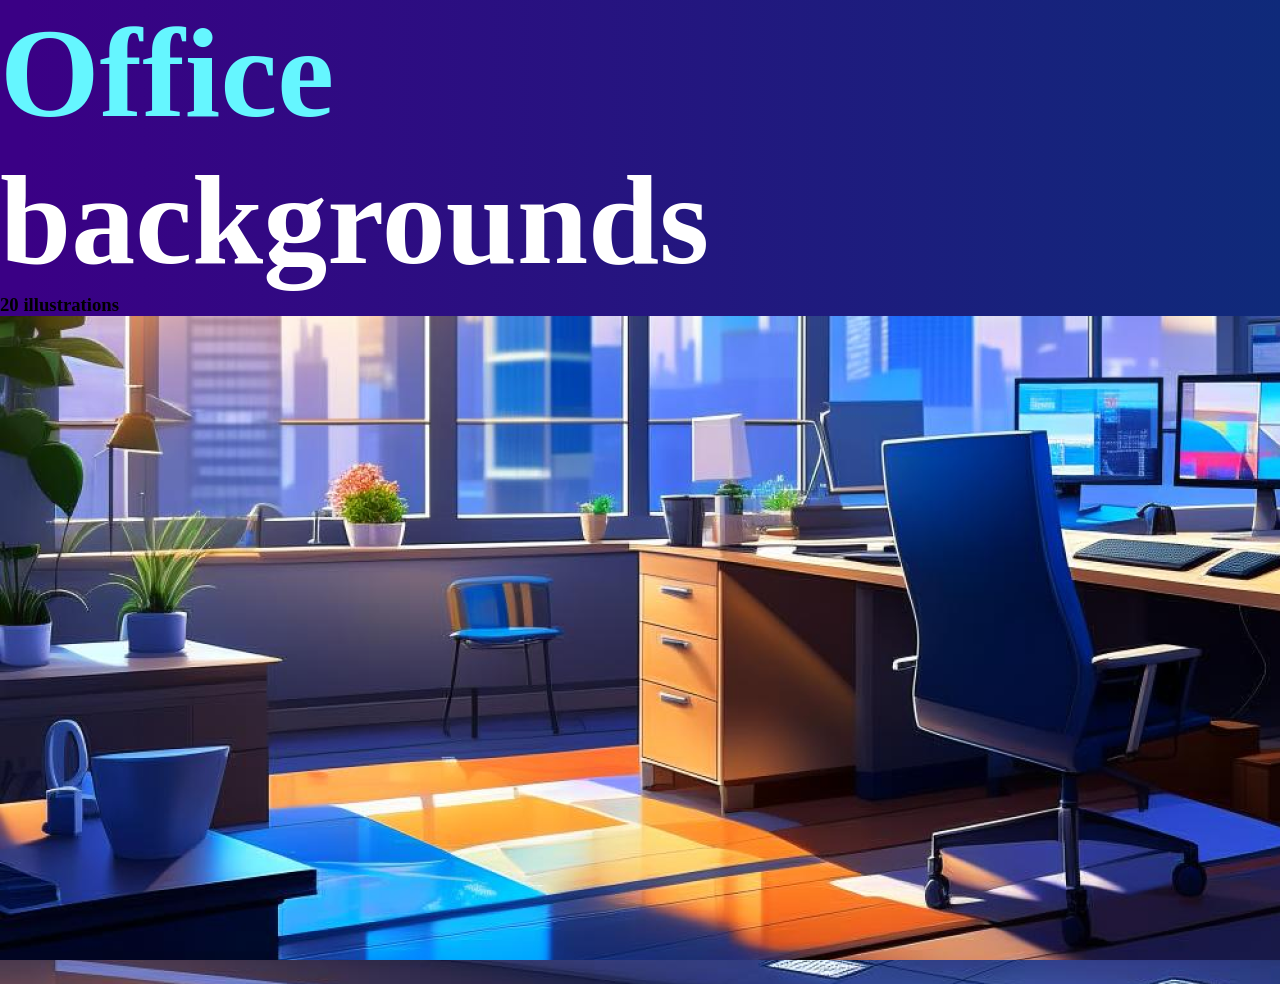
<file: 6-dars/index.html>
<!DOCTYPE html>
<html lang="en">
<head>
    <meta charset="UTF-8">
    <meta name="viewport" content="width=device-width, initial-scale=1.0">
    <title>Document</title>
    <link rel="stylesheet" href="./style.css">
</head>
<body>
    <!-- <div class="box"></div> -->
    <!-- <h1>Salom dangasalar</h1> -->
    <div class="container">
        <div class="box">
            <h1>Office</h1>
            <h2>backgrounds</h2>
            <h3>20 illustrations</h3>
        </div>
    </div>
</body>
</html>
</file>
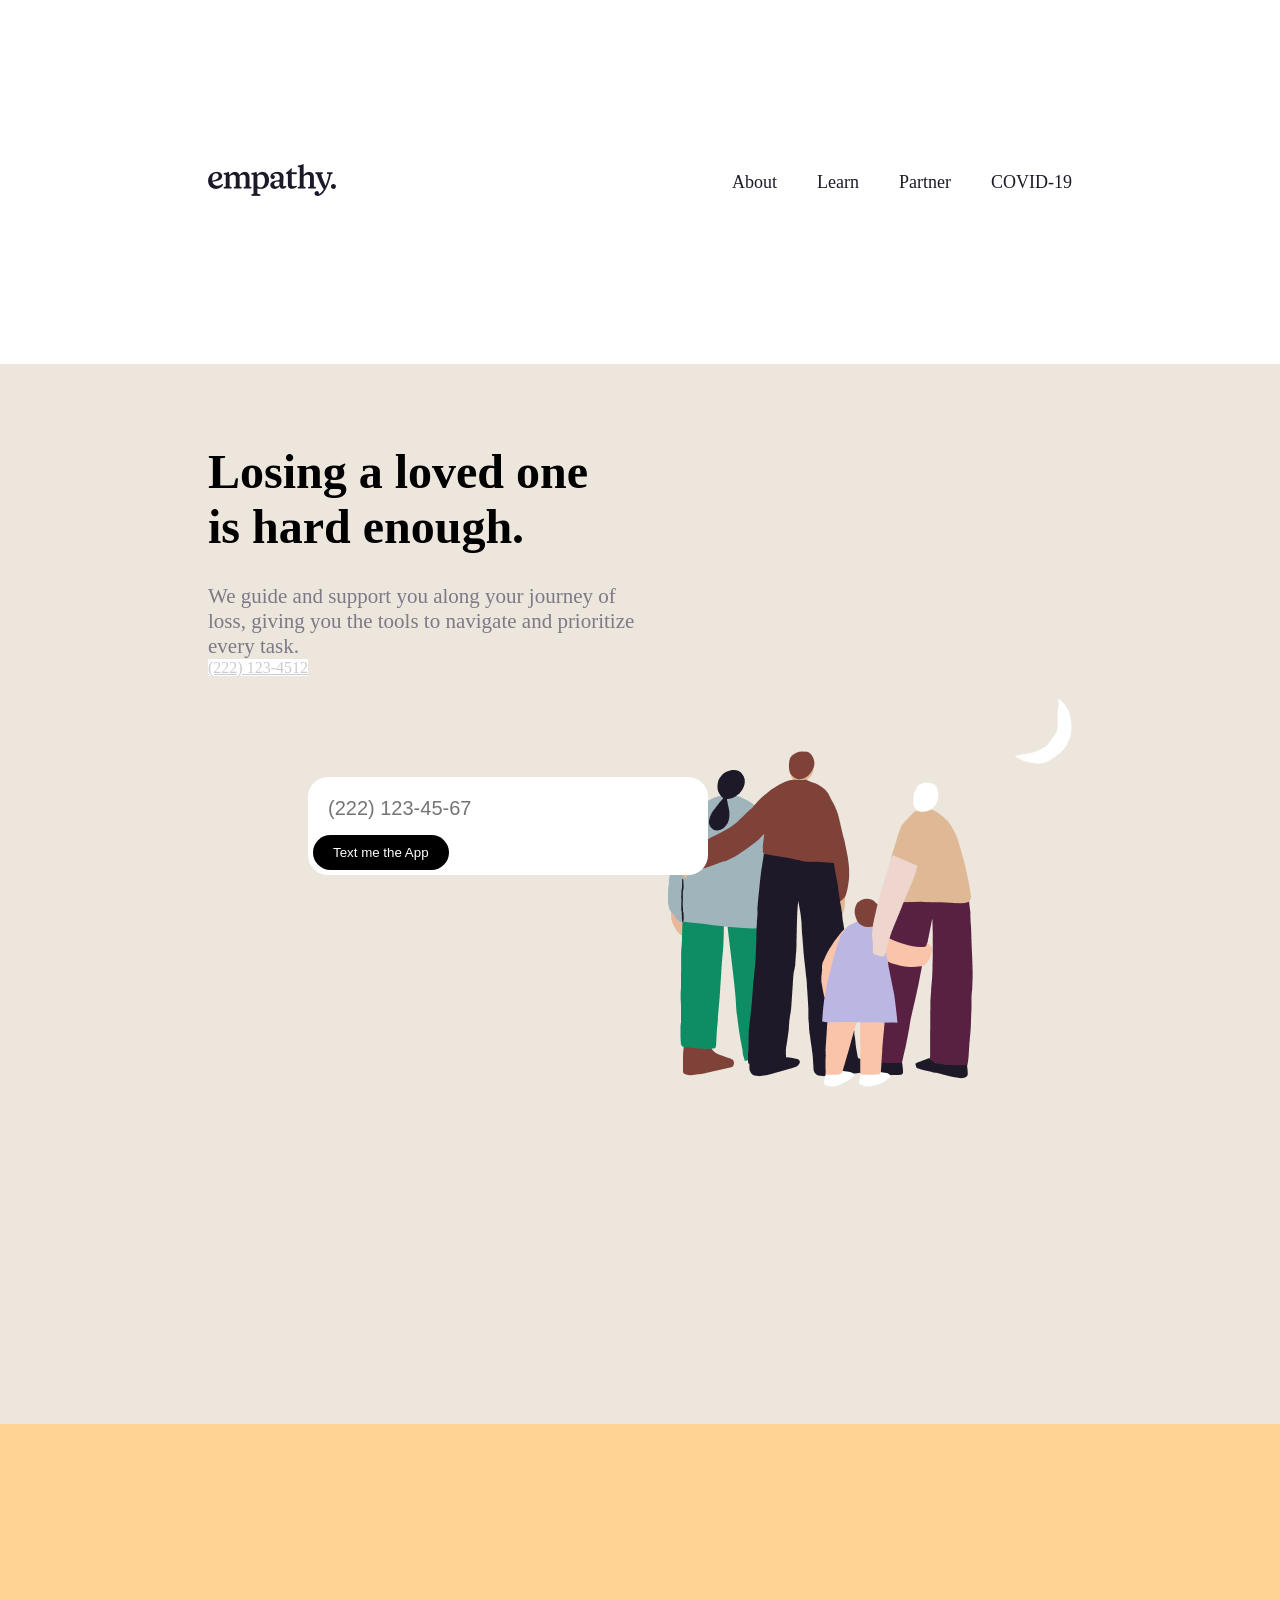
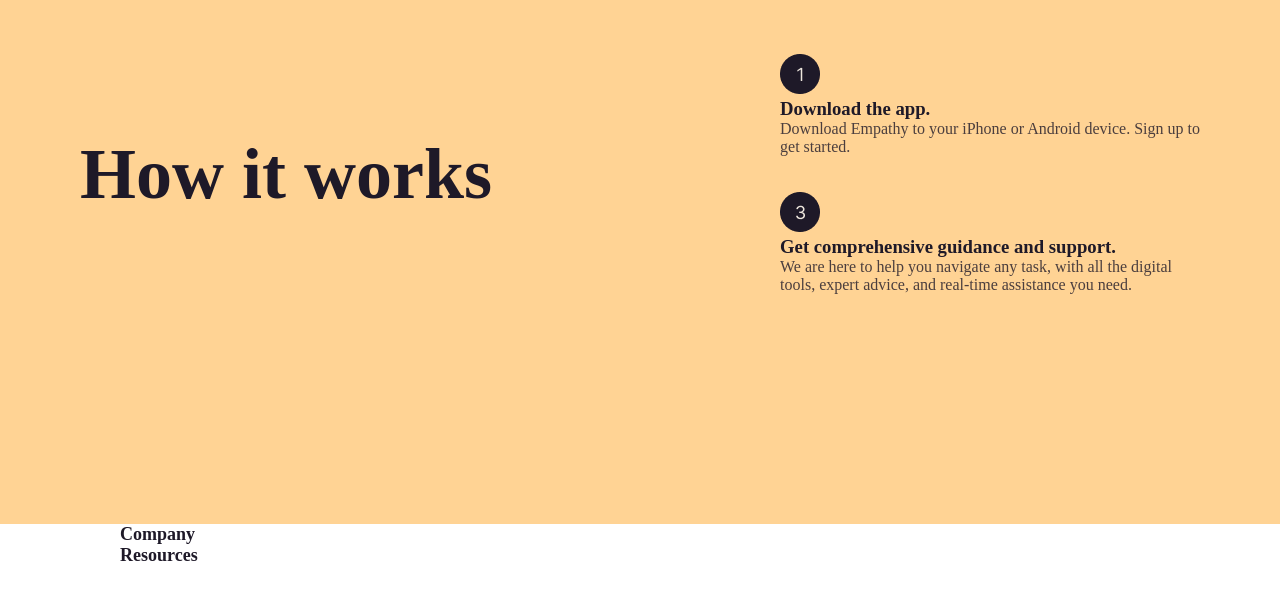
<file: 7-dars uy ishi/index.html>
<!DOCTYPE html>
<html lang="en">
  <head>
    <meta charset="UTF-8" />
    <meta name="viewport" content="width=device-width, initial-scale=1.0" />
    <title>Document</title>
    <link rel="stylesheet" href="./style.css" />
  </head>
  <body>
    <header>
      <div class="container flex">
        <div class="logo">
          <img src="./Frame (1).png" alt="logo" />
        </div>
        <nav>
          <ul class="nav">
            <li>
              <a href="#">About</a>
            </li>
            <li>
              <a href="#">Learn</a>
            </li>
            <li>
              <a href="#">Partner</a>
            </li>
            <li>
              <a href="#">COVID-19</a>
            </li>
          </ul>
        </nav>
      </div>
    </header>
    <section class="main">
      <div class="container flex">
        <div class="virtual">
          <h2>
            Losing a loved one <br />
            is hard enough.
          </h2>
          <p>
            We guide and support you along your journey of loss, giving you the
            tools to navigate and prioritize every task.
          </p>
          <a href="#" class="a">(222) 123-4512</a>
          <form action="#" class="button">
            <input type="number" placeholder="(222) 123-45-67" class="raqam">
            <button class="btn">Text me the App</button>
          </form>

        </div>
        <div class="virtual_img">
          <img src="./Frame (2).png" alt="" />
        </div>
      </div>
    </section>
    <!-- <section>
        <div class="section">
            <div class="section_img">
                <center><img src="./image 1 (2).png" alt=""></center>
            </div>
        </div>
    </section> -->
    <section>
      <div class="title flex">
        <div class="boxes">
          <h2>How it works</h2>
        </div>
        <div class="box">
          <img src="./Frame (3).png" alt="">
          <h3>Download the app.</h3>
          <p>
            Download Empathy to your iPhone or Android device. Sign up to <br> get started.
          </p>
          <br><br>
          <img src="./Frame (4).png" alt="">
          <h3>Get comprehensive guidance and support.</h3>
          <p>
            We are here to help you navigate any task, with all the digital <br> tools, expert advice, and real-time assistance you need.
          </p>
        </div>
      </div>
    </section>
    <footer>
      <div class="footer">
        <div class="footer_a">
          <a href="#">Company</a>
          <a href="#">Resources</a>
        </div>
      </div>
    </footer>
  </body>
</html>
</file>
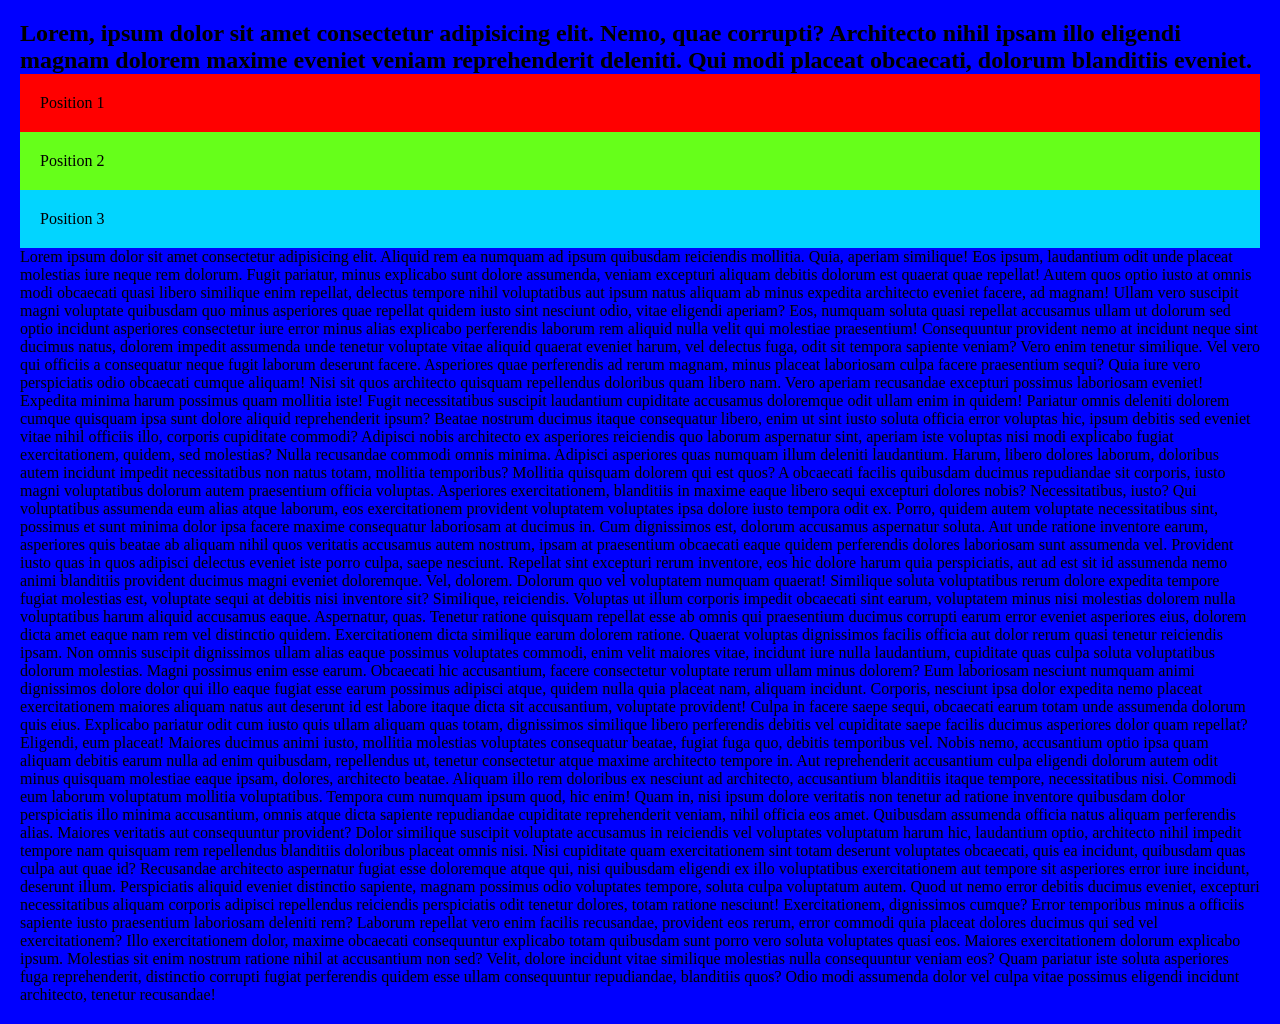
<file: 7-dars/index.html>
<!DOCTYPE html>
<html lang="en">
<head>
    <meta charset="UTF-8">
    <meta name="viewport" content="width=device-width, initial-scale=1.0">
    <title>Document</title>
    <link rel="stylesheet" href="./style.css">
</head>
<body>
    <div class="wrapper">
        <h2>Lorem, ipsum dolor sit amet consectetur adipisicing elit. Nemo, quae corrupti? Architecto nihil ipsam illo eligendi magnam dolorem maxime eveniet veniam reprehenderit deleniti. Qui modi placeat obcaecati, dolorum blanditiis eveniet.</h2>
        <div class="box1">Position 1</div>
        <div class="box2">Position 2</div>
        <div class="box3">Position 3</div>
        Lorem ipsum dolor sit amet consectetur adipisicing elit. Aliquid rem ea numquam ad ipsum quibusdam reiciendis mollitia. Quia, aperiam similique! Eos ipsum, laudantium odit unde placeat molestias iure neque rem dolorum. Fugit pariatur, minus explicabo sunt dolore assumenda, veniam excepturi aliquam debitis dolorum est quaerat quae repellat! Autem quos optio iusto at omnis modi obcaecati quasi libero similique enim repellat, delectus tempore nihil voluptatibus aut ipsum natus aliquam ab minus expedita architecto eveniet facere, ad magnam! Ullam vero suscipit magni voluptate quibusdam quo minus asperiores quae repellat quidem iusto sint nesciunt odio, vitae eligendi aperiam? Eos, numquam soluta quasi repellat accusamus ullam ut dolorum sed optio incidunt asperiores consectetur iure error minus alias explicabo perferendis laborum rem aliquid nulla velit qui molestiae praesentium! Consequuntur provident nemo at incidunt neque sint ducimus natus, dolorem impedit assumenda unde tenetur voluptate vitae aliquid quaerat eveniet harum, vel delectus fuga, odit sit tempora sapiente veniam? Vero enim tenetur similique. Vel vero qui officiis a consequatur neque fugit laborum deserunt facere. Asperiores quae perferendis ad rerum magnam, minus placeat laboriosam culpa facere praesentium sequi? Quia iure vero perspiciatis odio obcaecati cumque aliquam! Nisi sit quos architecto quisquam repellendus doloribus quam libero nam. Vero aperiam recusandae excepturi possimus laboriosam eveniet! Expedita minima harum possimus quam mollitia iste! Fugit necessitatibus suscipit laudantium cupiditate accusamus doloremque odit ullam enim in quidem! Pariatur omnis deleniti dolorem cumque quisquam ipsa sunt dolore aliquid reprehenderit ipsum? Beatae nostrum ducimus itaque consequatur libero, enim ut sint iusto soluta officia error voluptas hic, ipsum debitis sed eveniet vitae nihil officiis illo, corporis cupiditate commodi? Adipisci nobis architecto ex asperiores reiciendis quo laborum aspernatur sint, aperiam iste voluptas nisi modi explicabo fugiat exercitationem, quidem, sed molestias? Nulla recusandae commodi omnis minima. Adipisci asperiores quas numquam illum deleniti laudantium. Harum, libero dolores laborum, doloribus autem incidunt impedit necessitatibus non natus totam, mollitia temporibus? Mollitia quisquam dolorem qui est quos? A obcaecati facilis quibusdam ducimus repudiandae sit corporis, iusto magni voluptatibus dolorum autem praesentium officia voluptas. Asperiores exercitationem, blanditiis in maxime eaque libero sequi excepturi dolores nobis? Necessitatibus, iusto? Qui voluptatibus assumenda eum alias atque laborum, eos exercitationem provident voluptatem voluptates ipsa dolore iusto tempora odit ex. Porro, quidem autem voluptate necessitatibus sint, possimus et sunt minima dolor ipsa facere maxime consequatur laboriosam at ducimus in. Cum dignissimos est, dolorum accusamus aspernatur soluta. Aut unde ratione inventore earum, asperiores quis beatae ab aliquam nihil quos veritatis accusamus autem nostrum, ipsam at praesentium obcaecati eaque quidem perferendis dolores laboriosam sunt assumenda vel. Provident iusto quas in quos adipisci delectus eveniet iste porro culpa, saepe nesciunt. Repellat sint excepturi rerum inventore, eos hic dolore harum quia perspiciatis, aut ad est sit id assumenda nemo animi blanditiis provident ducimus magni eveniet doloremque. Vel, dolorem. Dolorum quo vel voluptatem numquam quaerat! Similique soluta voluptatibus rerum dolore expedita tempore fugiat molestias est, voluptate sequi at debitis nisi inventore sit? Similique, reiciendis. Voluptas ut illum corporis impedit obcaecati sint earum, voluptatem minus nisi molestias dolorem nulla voluptatibus harum aliquid accusamus eaque. Aspernatur, quas. Tenetur ratione quisquam repellat esse ab omnis qui praesentium ducimus corrupti earum error eveniet asperiores eius, dolorem dicta amet eaque nam rem vel distinctio quidem. Exercitationem dicta similique earum dolorem ratione. Quaerat voluptas dignissimos facilis officia aut dolor rerum quasi tenetur reiciendis ipsam. Non omnis suscipit dignissimos ullam alias eaque possimus voluptates commodi, enim velit maiores vitae, incidunt iure nulla laudantium, cupiditate quas culpa soluta voluptatibus dolorum molestias. Magni possimus enim esse earum. Obcaecati hic accusantium, facere consectetur voluptate rerum ullam minus dolorem? Eum laboriosam nesciunt numquam animi dignissimos dolore dolor qui illo eaque fugiat esse earum possimus adipisci atque, quidem nulla quia placeat nam, aliquam incidunt. Corporis, nesciunt ipsa dolor expedita nemo placeat exercitationem maiores aliquam natus aut deserunt id est labore itaque dicta sit accusantium, voluptate provident! Culpa in facere saepe sequi, obcaecati earum totam unde assumenda dolorum quis eius. Explicabo pariatur odit cum iusto quis ullam aliquam quas totam, dignissimos similique libero perferendis debitis vel cupiditate saepe facilis ducimus asperiores dolor quam repellat? Eligendi, eum placeat! Maiores ducimus animi iusto, mollitia molestias voluptates consequatur beatae, fugiat fuga quo, debitis temporibus vel. Nobis nemo, accusantium optio ipsa quam aliquam debitis earum nulla ad enim quibusdam, repellendus ut, tenetur consectetur atque maxime architecto tempore in. Aut reprehenderit accusantium culpa eligendi dolorum autem odit minus quisquam molestiae eaque ipsam, dolores, architecto beatae. Aliquam illo rem doloribus ex nesciunt ad architecto, accusantium blanditiis itaque tempore, necessitatibus nisi. Commodi eum laborum voluptatum mollitia voluptatibus. Tempora cum numquam ipsum quod, hic enim! Quam in, nisi ipsum dolore veritatis non tenetur ad ratione inventore quibusdam dolor perspiciatis illo minima accusantium, omnis atque dicta sapiente repudiandae cupiditate reprehenderit veniam, nihil officia eos amet. Quibusdam assumenda officia natus aliquam perferendis alias. Maiores veritatis aut consequuntur provident? Dolor similique suscipit voluptate accusamus in reiciendis vel voluptates voluptatum harum hic, laudantium optio, architecto nihil impedit tempore nam quisquam rem repellendus blanditiis doloribus placeat omnis nisi. Nisi cupiditate quam exercitationem sint totam deserunt voluptates obcaecati, quis ea incidunt, quibusdam quas culpa aut quae id? Recusandae architecto aspernatur fugiat esse doloremque atque qui, nisi quibusdam eligendi ex illo voluptatibus exercitationem aut tempore sit asperiores error iure incidunt, deserunt illum. Perspiciatis aliquid eveniet distinctio sapiente, magnam possimus odio voluptates tempore, soluta culpa voluptatum autem. Quod ut nemo error debitis ducimus eveniet, excepturi necessitatibus aliquam corporis adipisci repellendus reiciendis perspiciatis odit tenetur dolores, totam ratione nesciunt! Exercitationem, dignissimos cumque? Error temporibus minus a officiis sapiente iusto praesentium laboriosam deleniti rem? Laborum repellat vero enim facilis recusandae, provident eos rerum, error commodi quia placeat dolores ducimus qui sed vel exercitationem? Illo exercitationem dolor, maxime obcaecati consequuntur explicabo totam quibusdam sunt porro vero soluta voluptates quasi eos. Maiores exercitationem dolorum explicabo ipsum. Molestias sit enim nostrum ratione nihil at accusantium non sed? Velit, dolore incidunt vitae similique molestias nulla consequuntur veniam eos? Quam pariatur iste soluta asperiores fuga reprehenderit, distinctio corrupti fugiat perferendis quidem esse ullam consequuntur repudiandae, blanditiis quos? Odio modi assumenda dolor vel culpa vitae possimus eligendi incidunt architecto, tenetur recusandae!
    </div>
</body>
</html>
</file>
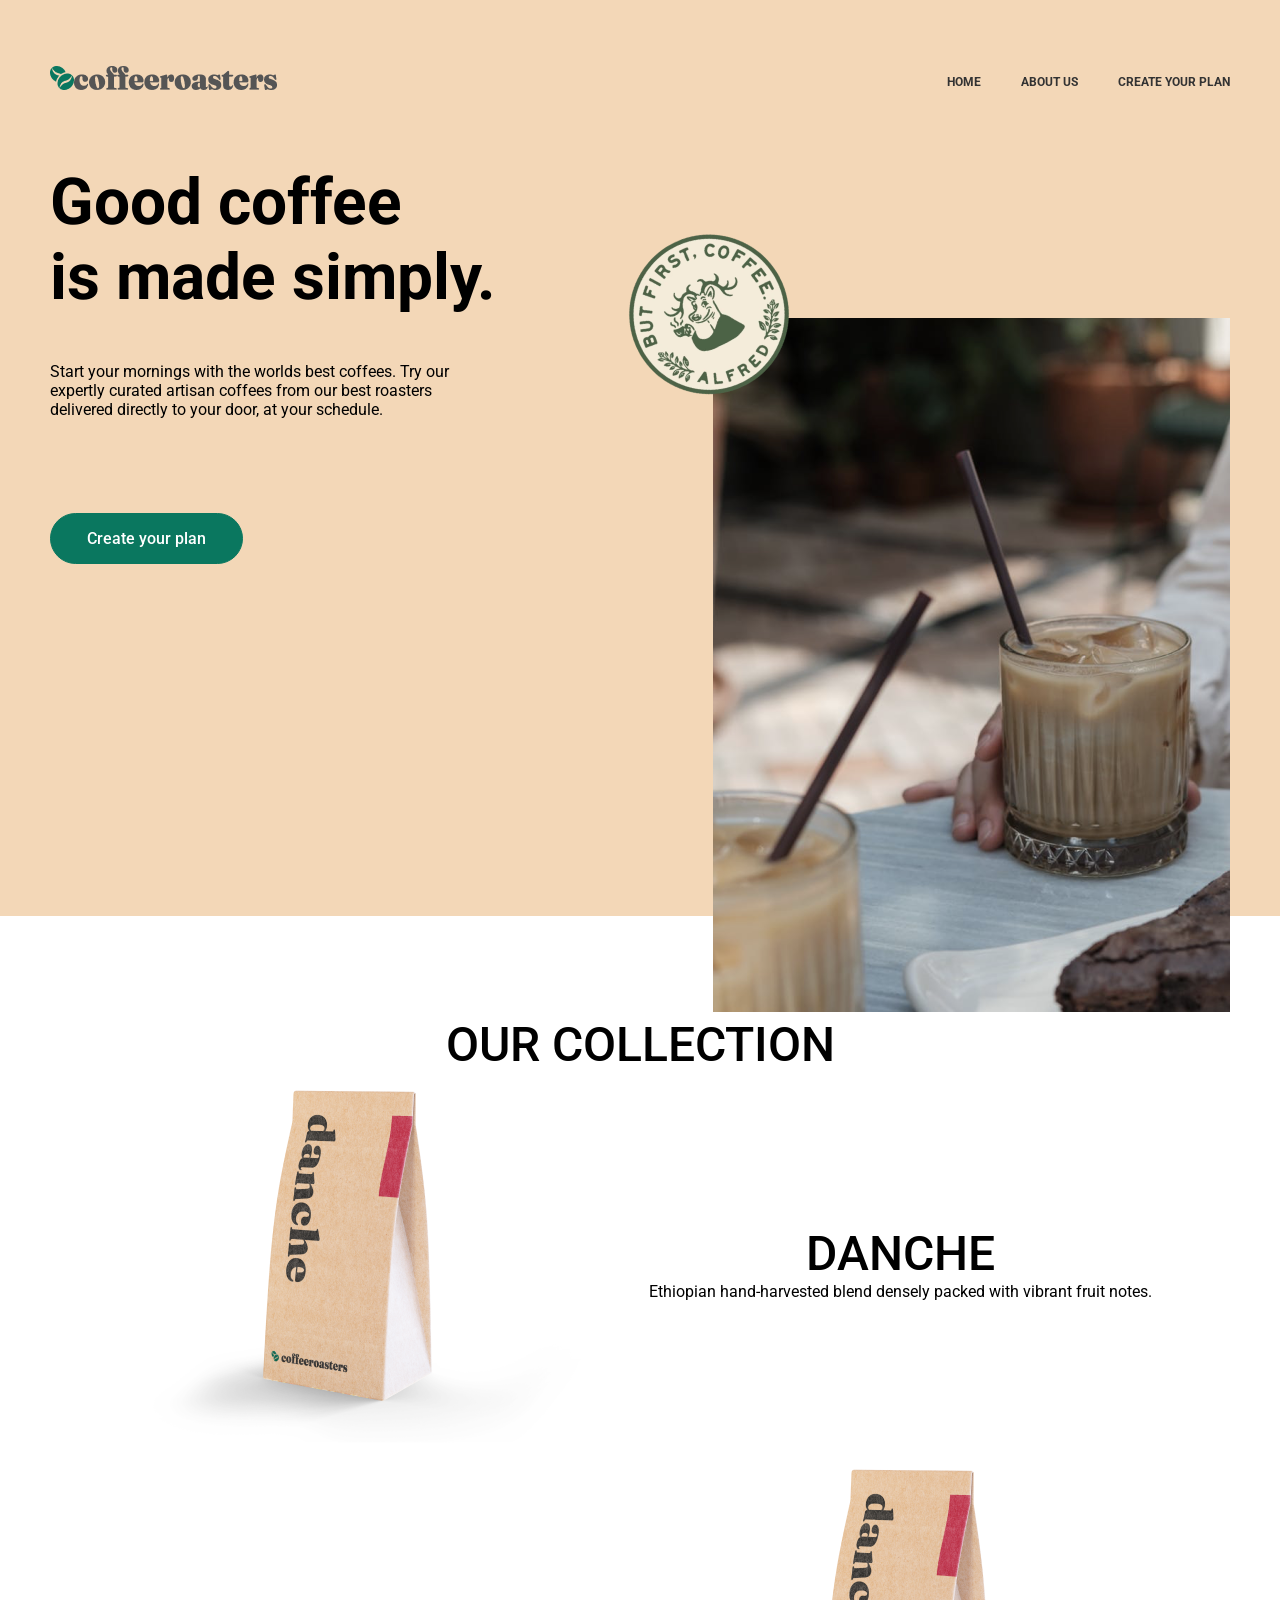
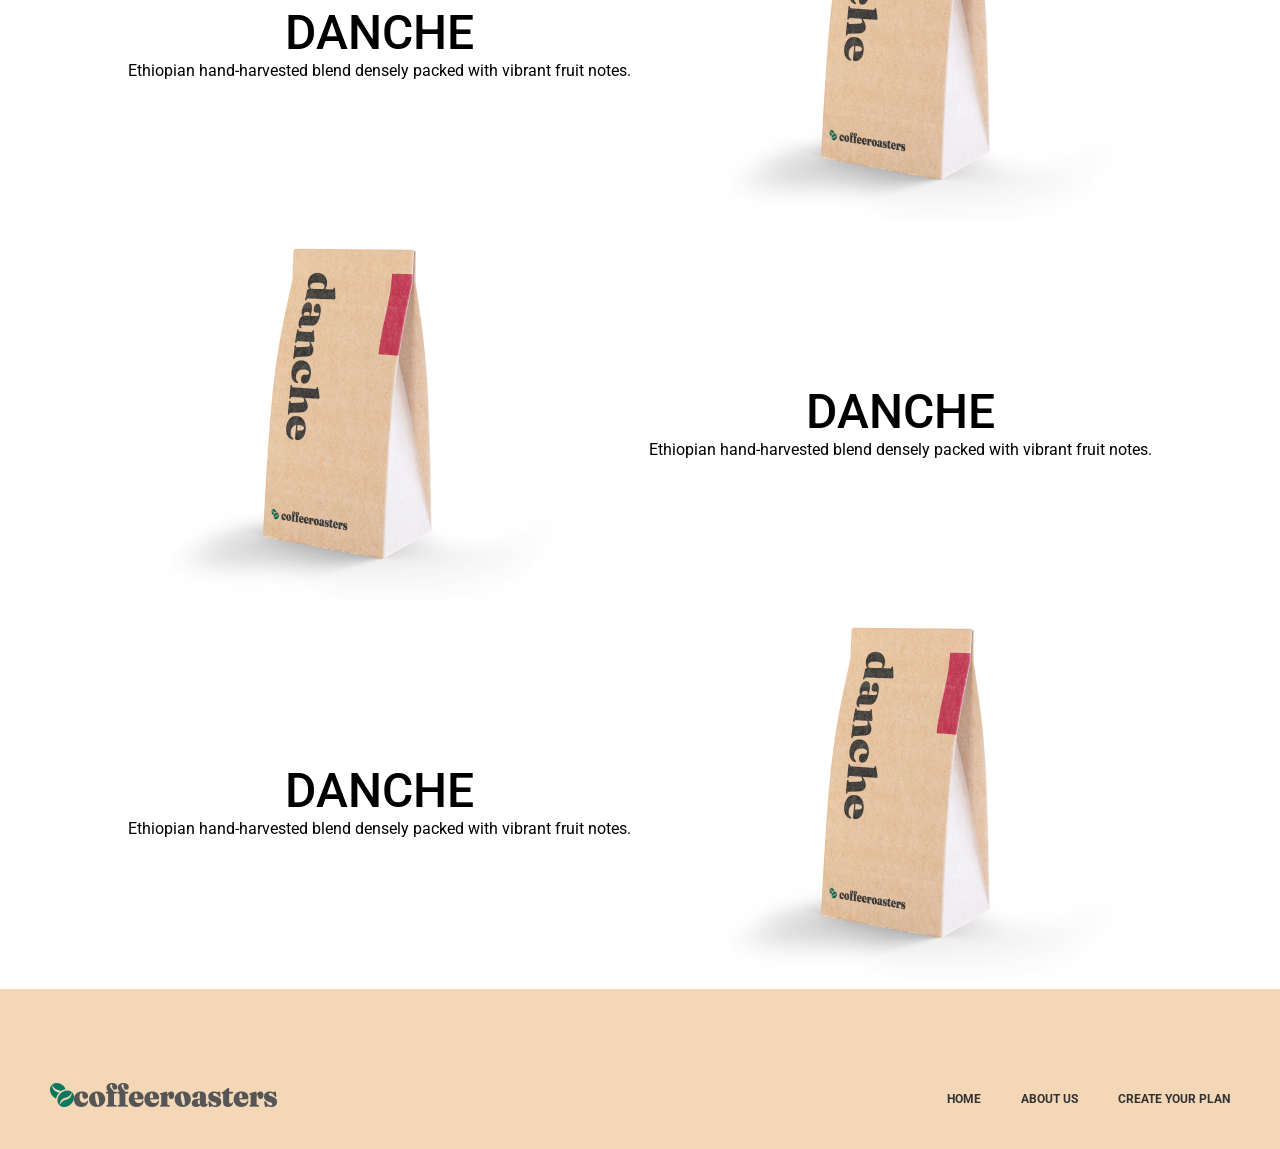
<file: 9-10-dars uy ishi/index.html>
<!DOCTYPE html>
<html lang="en">
<head>
    <meta charset="UTF-8">
    <meta name="viewport" content="width=device-width, initial-scale=1.0">
    <title>Document</title>
    <link rel="stylesheet" href="./style.css">
</head>
<body>
            <header>
                <div class="container flex">
                  <div class="logo">
                    <img src="./Group 3614.png" alt="logo" />
                  </div>
                  <nav>
                    <ul class="nav">
                      <li>
                        <a href="#">HOME</a>
                      </li>
                      <li>
                        <a href="./About us.html">ABOUT US</a>
                      </li>
                      <li>
                        <a href="#">CREATE YOUR PLAN</a>
                      </li>
                    </ul>
                  </nav>
                </div>
              </header>
              <section>
                <div class="container2 flex main">
                  <div class="virtual">
                    <h2>
                        Good coffee <br> is made simply.
                    </h2>
                    <p>
                        Start your mornings with the worlds best coffees. Try our expertly curated artisan coffees from our best roasters delivered directly to your door, at your schedule.
                    </p>
                    <button>Create your plan</button>
                  </div>
                  <div class="virtual_img">
                    <img src="./image 40.png" alt="" />
                  </div>
                </div>
              </section>
              <section>
                <div class="title">
                  <h2 class="h2">OUR COLLECTION</h2>
                    <div class="box flex">
                      <div class="box_img">
                        <img src="./kopi4.png" alt="">
                      </div>
                      <div>
                        <h2>DANCHE</h2>
                        <p>
                          Ethiopian hand-harvested blend densely packed with vibrant fruit notes.
                        </p>
                      </div>
                    
                    </div>
                    <div class="box flex">
                      <div>
                        <h2>DANCHE</h2>
                        <p>
                          Ethiopian hand-harvested blend densely packed with vibrant fruit notes.
                        </p>
                      </div>
                      <div class="box_img">
                        <img src="./kopi4.png" alt="">
                      </div>
                    </div>
                    <div class="box flex">
                      <div class="box_img">
                        <img src="./kopi4.png" alt="">
                      </div>
                      <div>
                        <h2>DANCHE</h2>
                        <p>
                          Ethiopian hand-harvested blend densely packed with vibrant fruit notes.
                        </p>
                      </div>
                    </div>
                    <div class="box flex">
                      <div>
                        <h2>DANCHE</h2>
                        <p>
                          Ethiopian hand-harvested blend densely packed with vibrant fruit notes.
                        </p>
                      </div>
                      <div class="box_img">
                        <img src="./kopi4.png" alt="">
                      </div>
                  </div>
                </div>
              </section>
                <footer class="color">
                  <div class="container flex">
                    <div class="logo">
                      <img src="./Group 3614.png" alt="logo" />
                    </div>
                    <nav>
                      <ul class="nav">
                        <li>
                          <a href="#">HOME</a>
                        </li>
                        <li>
                          <a href="#">ABOUT US</a>
                        </li>
                        <li>
                          <a href="#">CREATE YOUR PLAN</a>
                        </li>
                      </ul>
                    </nav>
                  </div>
                </footer>
</body>
</html>
</file>
<file: 1-dars uy ishi/style.css>
*{
    margin: 0;
    padding: 0;
    box-sizing: border-box;
}
header{
    background-color: #000;
    display: flex;
    align-items: center;
    justify-content: space-between;
    padding: 15px 100px;
}

.logo{
    max-width: 40px;
}

.logo img{
    width: 100%;
}
.nav{
    display: flex;
    list-style-type: none;
    gap: 30px;
}
.nav li a{
    text-decoration: none;
    color: #fff;
    font-size: 18px;
    font-weight: 500;
}
h1{
    text-align: center;
    font-size: 88px;
    font-weight: 500;
    margin: 114px 0;
}
.container{
    display: flex;
    flex-wrap: wrap;
    text-align: center;
    width: 33%;
    
}
.box{
    width: 400px;
    border: none;
    border-radius: 20px;
}
.boxes{
    width: 33%;
    width: 393px;
    height: 396px;
}
</file>
<file: 11-dars/style.css>
@import url('https://fonts.googleapis.com/css2?family=Poppins:ital,wght@0,100;0,200;0,300;0,400;0,500;0,600;0,700;0,800;0,900;1,100;1,200;1,300;1,400;1,500;1,600;1,700;1,800;1,900&display=swap');
*{
    margin: 0;
    padding: 0;
    box-sizing: border-box;
    font-family: "Poppins", sans-serif;
}
header{
    display: flex;
    justify-content: space-between;
    align-items: center;
    padding: 48px 168px;
}
.container{
    width: 100%;
    margin: 0 auto;
    margin-top: 44px;
}
.flex{
    display: flex;
    justify-content: space-between;
    align-items: center;
}
.logo{
    max-width: 120px;
}
.logo img{
    width: 100%;
}
.nav{
    list-style-type: none;
    display: flex;
    gap: 30px;
}
.nav li a{
    text-decoration: none;
    color: #9E9AA8;
    font-size: 15px;
    font-weight: 700;
}
.container button{
    width: 193px;
    height: 51px;
    padding: 16px, 24px;
    margin-top: 47px;
    border: 1px solid #2BD0D0;
    border-radius: 100px;
    background: #2BD0D0;
    cursor: pointer;
    font-size: 15px;
    font-weight: 700;
    text-align: center;
    color: #fff;
}
.virtual{
    margin-top: 139px;
    width: 464px;
    height: 800px;
    padding: 120px 90px 150px 150px;
}
.virtual h2{
    width: 600px;
    font-weight: 700;
    font-size: 80px;
    color: #34313D;
}
.virtual p{
    width: 600px;
    margin-top: 15px;
    font-weight: 500;
    font-size: 22px;
    color: #9E9AA8;
}
.virtual_img{
    width: 733px;
    height: 482px;
    position: relative;
}
.virtual_img img{
    position: absolute;
    left: 150px;
}
.virtual button{
    width: 197px;
    height: 56px;
    padding: 16px, 24px;
    margin-top: 47px;
    border: 1px solid #2BD0D0;
    border-radius: 100px;
    background: #2BD0D0;
    cursor: pointer;
    font-size: 20px;
    font-weight: 700;
    text-align: center;
    color: #fff;
}
.title{
    width: 1110px;
    height: 168px;
    background-image: url('./Path\ 2.png');
}
.section{
    background: #543030;
    width: 100%;
    height: 270px;
}
.section h2{
    margin-top: 11px;
    text-align: center;
    font-size: 40px;
    font-weight: 700;
    color: #fff;
}
.section button{
    margin-top: 13px;
    width: 197px;
    height: 56px;
    padding: 16px, 24px;
    margin-top: 47px;
    border: 1px solid #2BD0D0;
    border-radius: 100px;
    background: #2BD0D0;
    cursor: pointer;
    font-size: 20px;
    font-weight: 700;
    text-align: center;
    color: #fff;
}
footer{
    width: 100%;
    height: 152px;
    background: #232127;
}
footer .container nav li a{
    color: #fff;
    text-align: center;
}
</file>
<file: 2-dars-3dars uy ishi/style.css>
@import url('https://fonts.googleapis.com/css2?family=Mulish:ital,wght@0,200..1000;1,200..1000&display=swap');
*{
    margin: 0;
    padding: 0;
    box-sizing: border-box;
    font-family: "Mulish", sans-serif;
}
.container{
    width: 80%;
    margin: 0 auto;
}
.flex{
    display: flex;
    justify-content: space-between;
    align-items: center;
    padding: 56px 0;
}
.logo{
    max-width: 160px;
}
.logo img{
    width: 100%;
}
.nav{
    list-style-type: none;
    display: flex;
    gap: 40px;
}
.nav a{
    text-decoration: none;
    color: #1F1534;
    opacity: 0.5;
    font-size: 18px;
    font-weight: normal;
}
.nav li .active{    
    color: #1F1534;
    opacity: 1;
}
.virtual{
    width: 50%;
}
.virtual h2{
    font-weight: 700;
    font-size: 48px;
    color: #000;
    padding-right: 20px;
    width: 500px;
}
.virtual p{
    font-weight: 300;
    font-size: 21px;
    color: #7D7987;
    margin-top: 30px;
}
.virtual a{
    text-decoration: none;
    padding: 16px 38px;
    background-color: #458FF6;
    border-radius: 55px;
    color: #fff;
    font-size: 18px;
    font-weight: 700;
    margin-top: 40px;
    display: inline-block;
}
.virtual_img{
    max-width: 609px;
}
.virlual_img img{
    width: 100%;
}
.title{
    text-align: center;
    font-size: 36px;
    font-weight: 700;
    color: #000;
    margin-top: 96px;
}
.subtitle{
    font-size: 18px;
    font-weight: 300;
    color: #7D7987;
    text-align: center;
    margin-top: 61px;
    padding: 61px 115px 50px 113px;
}
.cards{
    width: 100%;
    display: flex;
    flex-wrap: wrap;
    justify-content: space-between;
}
.card{
    border-radius: 20px;
    border: none;
    width: 380px;
    padding: 68px 58px 48px 42px;
}
.card_img{
    width: 97px;
}
.card_img img{
    width: 100%;
}
.card h2{
    font-size: 24px;
    font-weight: 700;
    color: #000;
    margin-top: 24px;
}
.card p{
    font-size: 16px;
    font-weight: 300;
    color: #7D7987;
    margin-top: 16px;
}
.mainbtn{
    display: flex;
    justify-content: center;
}
.btn{
    text-decoration: none;
    padding: 16px 38px;
    background-color: #fff;
    border-radius: 55px;
    color: #458FF6;
    font-size: 18px;
    font-weight: 700;
    margin-top: 40px;
    display: inline-block; 
    border-radius: 55px;
    border: 1px solid #458FF6;
}
.boxes{
    display: flex;
    justify-content: space-between;
    padding: 55px 200px;
    gap: 20px;
}
.box_h2{
    font-size: 36px;
    font-weight: 700;
    margin-top: 106px;      
    text-align: center;
    margin-bottom: 55px;
}
.box{
    width: 380px;
}
.box h2{
    margin-top: 10px;
    margin-bottom: 10px;
    padding: 30px 0 10px 30px;
    font-size: 21px;
    font-weight: 700;
}
.box p{
    font-size: 16px;
    font-weight: 300;
    color: #7D7987;
    padding: 0 84px 18px 30 px;
    padding-left: 30px;
}
.box a{
    font-size: 17px;
    font-weight: 600;
    color: #4089ED;
    text-decoration: none;  
    padding-top: 18px;
    padding-left: 30px;
    display: inline-block;
}
.box img{
    margin-left: 10px;
}
footer{
    margin-top: 106px;
    padding: 116px 210px 95px;
    background: linear-gradient(183.41deg, #67C3F3 -857%, #5A98F2 82.96%);
}
.footer{
    width: 386px;
}
.footer_logo{
    max-width: 170px;
    margin-bottom: 17px;
}
.footer_logo img{
    width: 100%;
}
.footer p{
    color: #fff;
    font-size: 18px;
    font-weight: 300;
}
footer ul{
    list-style-type: none;
}
footer ul li a{
    color: #fff;
    font-size: 18px;
    font-weight: 300;
    padding: 10px 0 5px 0;
    display: inline-block;
    text-decoration: none; 
}
.send a{
    width: 45px;
    color: #fff;
    font-size: 50px;
    text-decoration: none;
}
</file>
<file: 4-dars 5-dars uy ishi/style.css>
*{
    margin: 0;
    padding: 0;
    box-sizing: border-box;
}
header{
    padding: 24px 0;
}
.container{
    padding: 0 112px;
}
.flex{
    display: flex;
    justify-content: space-between;
    align-items: center;
}
.flex-center{
    display: flex;
    align-items: center;
}
.logo_img{
    max-width: 81px;
}
.logo_img img{
    width: 100%;
}
.nav{
    margin-left: 50px;
    display: flex;
    list-style-type: none;
    gap: 30px;
}
.nav li a{
    text-decoration: none;
    font-size: 16px;
    color: #101010;
    font-weight: 500;
}
.btn a{
    text-decoration: none;
    padding: 12px 24px;
    color: #fff;
    background-color: #101010;
    border-radius: 6px;
    transition: 0.3s;
    border: 1px solid #000;
}
.btn a:hover{
    color: #101010;
    background-color: #fff;
}
.list{
    width: 700px;
    padding: 50px 74px 110px 112px;
}
.list h2{
    font-size: 56px;
    font-weight: 700;
    color: #101010;
}
.list p{
    margin-top: 20px;
    font-size: 18px;
    font-weight: 400;
    color: #636f87;
}
.list button{
    margin-top: 40px;
    padding: 20px 40px;
    background: #1aab7b;
    color: #fff;
    border-radius: 6px;
    font-size: 16px;
    font-weight: 700;
    border: none;
    transition: 0.3s;
    margin-top: 40px;
}
.list button:hover{
    background: #fff;
    color: #1aab7b;
    cursor: pointer;
}
.list_vidio{
    padding: 92px 112px 209px 74px;
    border-radius: 6px;
    border: none;
}
.boxes{
    background: #F2F4F6;
    padding: 50px 0;
}
.cards{
    display: flex;
    flex-wrap: wrap;
    gap: 32px;
    margin-top: 40px;
}
.h2{
    text-align: center;
    font-size: 36px;
    font-weight: 600;
    color: #101010;
}
.card{
    width: 353px;
    height: 358px;
    border: 2px solid #E1E7ED;
    padding: 40px 30px;
    border-radius: 6px;
    background: #F2F4F6;
    margin-left: 112px;
    transition: 0.3s;
}
.card:hover{
    background: #1AAB7B;
    cursor: pointer;
}
.card:hover h3{
    color: #fff;
}
.card:hover p{
    color: #fff;
}
.card:hover a{
    color: #fff;
    text-decoration: underline;
}
.minicard{
    display: flex;
    justify-content: space-between;
}
.minicard h3{
    font-size: 32px;
    font-weight: 600;
    color: #101010;
}
.card img{
    max-width: 30px;
}
.card p{
    font-size: 18px;
    font-weight: 400;
    color: #636F87;
    margin-top: 20px;
}
.card a{
    display: inline-block;
     margin-top: 23px;
     font-size: 20px;
     font-weight: 700;
     text-decoration: none;
     color: #000;
}
.title h2{
    padding-top: 111px;
    font-size: 36px;
    font-weight: 700;
    color: #101010;
    text-align: center;
}
.title p{
    font-size: 16px;
    font-weight: 400;
    color: #636F87;
    text-align: center;
    margin-top: 16px;
}
.reg{
    margin-top: 20px;
    width: 90%;
    margin: auto;
    height: 600px;
    display: flex;
    justify-content: center;
    align-items: center;
    background-image: url('./image\ 1.png');
    padding: 60px 112px 51px 112px;
    background-size: cover;
    background-repeat: no-repeat;
    background-position: center;
}
.data{
    width: 565px;
    height: 434px;
    background: rgba(0, 0, 0, 0.7);
    padding: 34px 72px;
    text-align: center;
}
.data input{
    width: 100%;
    font-size: 20px;
    font-weight: 700;
    outline: none;
    border: none;
    margin-bottom: 52px;
    background: transparent;
    border-bottom: 3px solid #fffdfd;
    padding-bottom: 21px;
    color: #fff;
}
.data input::placeholder{
    color: #fff;
}
.data button{
    padding: 20px 88px;
    background: #1AAB7B;
    border: none;
    border-radius: 6px;
    color: #fff;
    font-size: 16px;
    font-weight: 700;
    cursor: pointer;
}
footer{
    margin-top: 51px;
    background-color: #000;
    padding: 96px 0;
}
.footer_img{
    max-width: 81px;
}
.footer_img img{
    width: 100%;
}
.footer_logo a, .footer_center a{
    margin-top: 31px;
    display: inline-block;
    color: #a1a8b7;
    text-decoration: none;
}
.footer_center h3, .footer_end h3{
    color: #fff;
    font-size: 20px;
    font-weight: 700;
}
.footer_icons{
    margin-top: 31px;
    display: flex;
    gap: 40px;
    color: #fff;
}
</file>
<file: 4-dars/style.css>
*{
    margin: 0;
    padding: 0;
    box-sizing: border-box;
}
.link{
    display: inline-block;
    background-color: #000;
    color: #fff;
    bottom: 1pxsolid #000;
    padding: 10px 20px;
    border-radius: 10px;
    transition: 0.5s;
    cursor: pointer;
}
.link:hover{
    background-color: #fff;
    color: #000;
}
.text::first-letter{
    color: orange;
    font-size: 65px;
}
.text::first-line{
    color: red;
}
.text::before{
    content: "😂"
}
.text::after{
    content: url(https://i0.wp.com/www.galvanizeaction.org/wp-content/uploads/2022/06/Wow-gif.gif?fit=450%2C250&ssl=1)
}
.text::selection{
    background-color: #000;
    color: red;
}
</file>
<file: 5-dars/style.css>
*{
    margin: 0;
    padding: 0;
    box-sizing: border-box;
}
.container{
    width: 100%;
    height: 729px;
    display: flex;
    justify-content: center;
    align-items: center;
    background-image: url('https://sportishka.com/uploads/posts/2023-11/1701191992_sportishka-com-p-bmv-nemetskaya-mashina-krasivo-28.jpg');
    background-size: cover;
    background-repeat: no-repeat;
    background-position: center;
}
</file>
<file: 6-dars uy ishi/style.css>
*{
    margin: 0;
    padding: 0;
    box-sizing: border-box;
}
header{
    background-color: #fff;
    display: flex;
    align-items: center;
    justify-content: space-between;
    padding: 121px 100px;
}
.logo{
    max-width: 209px;
}
.logo img{
    width: 100%;
}
.nav{
    display: flex;
    list-style-type: none;
    gap: 58px;
}
.nav li a{
    text-decoration: none;
    color: #000;
    font-size: 32px;
    font-weight: 500;
    text-shadow: 0px 7px 4px #371AAB99;
}
.container{
    display: flex;
    justify-content: space-between;
    align-items: center;
    gap: 67px;
    
}
.boxes_img{
    max-width: 550px;
    margin-left: 100px;
}
.boxes{
    margin-top: 80px;
    display: flex;
    flex-wrap: wrap;
    gap: 97px;
}
.box-1{
    width: 133px;
    height: 133px;
    box-shadow: 0px 8px 24px 0px #2FC63C;
}
.box-2{
    width: 133px;
    height: 133px;
    box-shadow: 0px 7px 29px 0px #64646F33;
}
.box-3{
    width: 133px;
    height: 133px;
    box-shadow: 1.9500000476837158px 1.9500000476837158px 2.5999999046325684px 0px #00000026;
}
.box-4{
    width: 133px;
    height: 133px;
    box-shadow: 0px 5px 15px 0px #00000059;
}
.box-5{
    width: 133px;
    height: 133px;
    box-shadow: 0px 1px 4px 0px #000000AB;
}
.box-6{
    width: 133px;
    height: 133px;
    box-shadow: 0px 3px 8px 0px #FF0000;
}
.box-7{
    width: 133px;
    height: 133px;
    box-shadow: 0px 8px 24px 0px #007FFDEB;
}
.box-8{
    width: 133px;
    height: 133px;
    box-shadow: 0px 7px 36px 0px #64646FA8;
}
.box-9{
    width: 133px;
    height: 133px;
    box-shadow: 1.9500000476837158px 1.9500000476837158px 2.5999999046325684px 0px #00000026;
}
</file>
<file: 6-dars/style.css>
*{
    margin: 0;
    padding: 0;
    box-sizing: border-box;
}
/* .box{
    width: 300px;
    height: 300px;
    background-color: red;
    margin: 200px;
    box-shadow: 0px 0px 10px 15px rgb(224, 115, 115);
}
h1{
    text-align: center;
    margin: 30px;
    font-size: 36px;
    text-shadow: 10px 10px 10px red;
} */
.container{
    width: 100%;
    height: 984px;
    background-image: url('./2023-09-15\ 16.28.png');
}
.box{
    background: linear-gradient(90deg, #0F2A7A 0%, rgba(15, 42, 122, 0) 100%);
    background: linear-gradient(90deg, #3A0085 2%, #0F2A7A 100%);
}
.box h1{
    font-size: 128px;
    font-weight: 800;
    color: #65F6FF;
}
.box h2{
    font-size: 128px;
    font-weight: 800;
    color: #fff;
}
</file>
<file: 7-dars uy ishi/style.css>
*{
    margin: 0;
    padding: 0;
    box-sizing: border-box;
}
.container{
    width: 80%;
    margin: 0 auto;
    margin-top: 44px;
}
.flex{
    display: flex;
    justify-content: space-between;
    align-items: center;
    padding: 80px;
}
.logo{
    max-width: 160px;
}
.logo img{
    width: 100%;
}
.nav{
    list-style-type: none;
    display: flex;
    gap: 40px;
}
.nav a{
    text-decoration: none;
    color: #1E1928;
    font-size: 18px;
    font-weight: normal;
}
.main{
    background: #EDE6DD;
}
.virtual{
    width: 50%;
    height: 900px;
}
.virtual h2{
    font-weight: 700;
    font-size: 48px;
    color: #000;
    padding-right: 20px;
    width: 500px;
}
.virtual p{
    font-weight: 300;
    font-size: 21px;
    color: #7D7987;
    margin-top: 30px;
}
.ab{
    width: 446px;
    text-decoration: none;
    padding: 8px 12px 257px;
    background-color: #000;
    border-radius: 55px;
    color: #F4EFE9;
    font-size: 14px;
    font-weight: 400;
    margin-top: 18px;
    display: inline-block;
}
.virtual_img{
    max-width: 404px;
}
.virlual_img img{
    width: 100%;
}
.a{
    color: #1E19283B;
    background-color: #fff;
}
.section_img{
    position: absolute;
}
.button{
    margin-top: 100px;
    margin-left: 100px;
    background-color: #fff;
    width: 400px;
    padding: 20px;
    border-radius: 20px;
    position: relative;
}
.raqam{
    font-size: 20px;
    border: none;
    outline: none;
}
.btn{
    background-color: #000;
    color: #fff;
    padding: 10px 20px;
    border-radius: 20px;
    border: none;
    position: relative;
    top: 15px;
    right: 15px;
}
.title{
    width: 100%;
    height: 700px;
    background: #FFD394; 
}
.boxes{
    font-size: 48px;
    font-weight: 700;
    color: #1E1928;
}
.box h3{
    font-style: 17px;
    font-weight: 700;
    color: #1E1928;
}
.box p{
    font-style: 16px;
    font-weight: 400;
    color: #1E1928CC;
}
.footer a{
    text-decoration: none;
    font-size: 18px;
    font-weight: 700;
    color: #1E1928;
    padding: 434px 477px 50px 120px;
    gap: 18px;
}
</file>
<file: 7-dars/style.css>
*{
    margin: 0;
    padding: 0;
    box-sizing: border-box;
}
.wrapper{
    background-color: blue;
    padding: 20px;
    position: relative;
}
.box1{
    background-color: red;
    padding: 20px;
    /* position:static;
    position: relative;
    left: 30px;
    top: 30px; */
    /* position: absolute;
    left: 50px;
    top: -20px; */
    /* position: fixed;
    bottom: 20px;
    right: 20px; */
    position: sticky;
    top: 0;
}
.box2{
    background-color: rgb(102, 255, 26);
    padding: 20px;
}
.box3{
    background-color: rgb(2, 213, 255);
    padding: 20px;
}
</file>
<file: 9-10-dars uy ishi/style.css>
@import url('https://fonts.googleapis.com/css2?family=Roboto:ital,wght@0,100;0,300;0,400;0,500;0,700;0,900;1,100;1,300;1,400;1,500;1,700;1,900&display=swap');
*{
    margin: 0;
    padding: 0;
    box-sizing: border-box;
    font-family: "Roboto", sans-serif;
}
header{
    background: #F3D7B7;
    display: flex;
    justify-content: space-between;
    align-items: center;
    padding: 22px 50px;
}
.container{
    width: 100%;
    margin: 0 auto;
    margin-top: 44px;
}
.flex{
    display: flex;
    justify-content: space-between;
    align-items: center;
}
.logo{
    max-width: 227px;
}
.logo img{
    width: 100%;
}
.nav{
    list-style-type: none;
    display: flex;
    gap: 40px;
}
.nav li a{
    text-decoration: none;
    color: #333333;
    font-size: 12px;
    font-weight: 700;
}
.main{
    background: #F3D7B7;
    display: flex;
    justify-content: space-between;
    padding: 22px 50px;
    padding-top: 120px;
    background-size: cover;
    gap: 216px;
}
.container2{
    width: 100%;
    height: 800px;
}
.virtual{
    width: 464px;
    height: 800px;
}
.virtual h2{
    width: 447px;
    font-weight: 700;
    font-size: 64px;
    margin-bottom: 47px;
}
.virtual p{
    font-weight: 400;
    font-size: 16px;
    margin-bottom: 47px;
}
.virtual_img{
    width: 710px;
    height: 694px;
    background-image: url('./Rectangle\ 679.png');
    background-size: cover;
    position: relative;
    bottom: -100px;
}
.virtual_img img{
    position: absolute;
    top: -110px;
    left: -110px;
}
.virtual button{
    width: 193px;
    height: 51px;
    padding: 16px, 24px;
    margin-top: 47px;
    border: 1px solid #0a775f;
    border-radius: 100px;
    background: #0A775F;
    cursor: pointer;
    font-size: 16px;
    font-weight: 500;
    text-align: center;
    color: #fff;
}
.title{
    width: 80%;
    margin: 0 auto;
}
.h2{
    margin-top: 100px;
    text-align: center;
    font-size: 50px;
    font-weight: 700;
}
.title h2{
    text-align: center;
    font-size: 48px;
    font-weight: 500;
    color: #000;
}
.box_img:hover{
    cursor: pointer;
    animation: box 5s 1;
    -webkit-animation: scale-up-center 0.4s cubic-bezier(0.390, 0.575, 0.565, 1.000) both;
    animation: scale-up-center 0.4s cubic-bezier(0.390, 0.575, 0.565, 1.000) both;
}
@keyframes box {
    0% {
      -webkit-transform: scale(0.5);
              transform: scale(0.5);
    }
    100% {
      -webkit-transform: scale(1);
              transform: scale(1);
    }
  }
  @keyframes scale-up-center {
    0% {
      -webkit-transform: scale(0.5);
              transform: scale(0.5);
    }
    100% {
      -webkit-transform: scale(1);
              transform: scale(1);
    }
  }
footer{
    background: #F3D7B7;
    height: 160px;
    padding: 50px;
}
</file>
